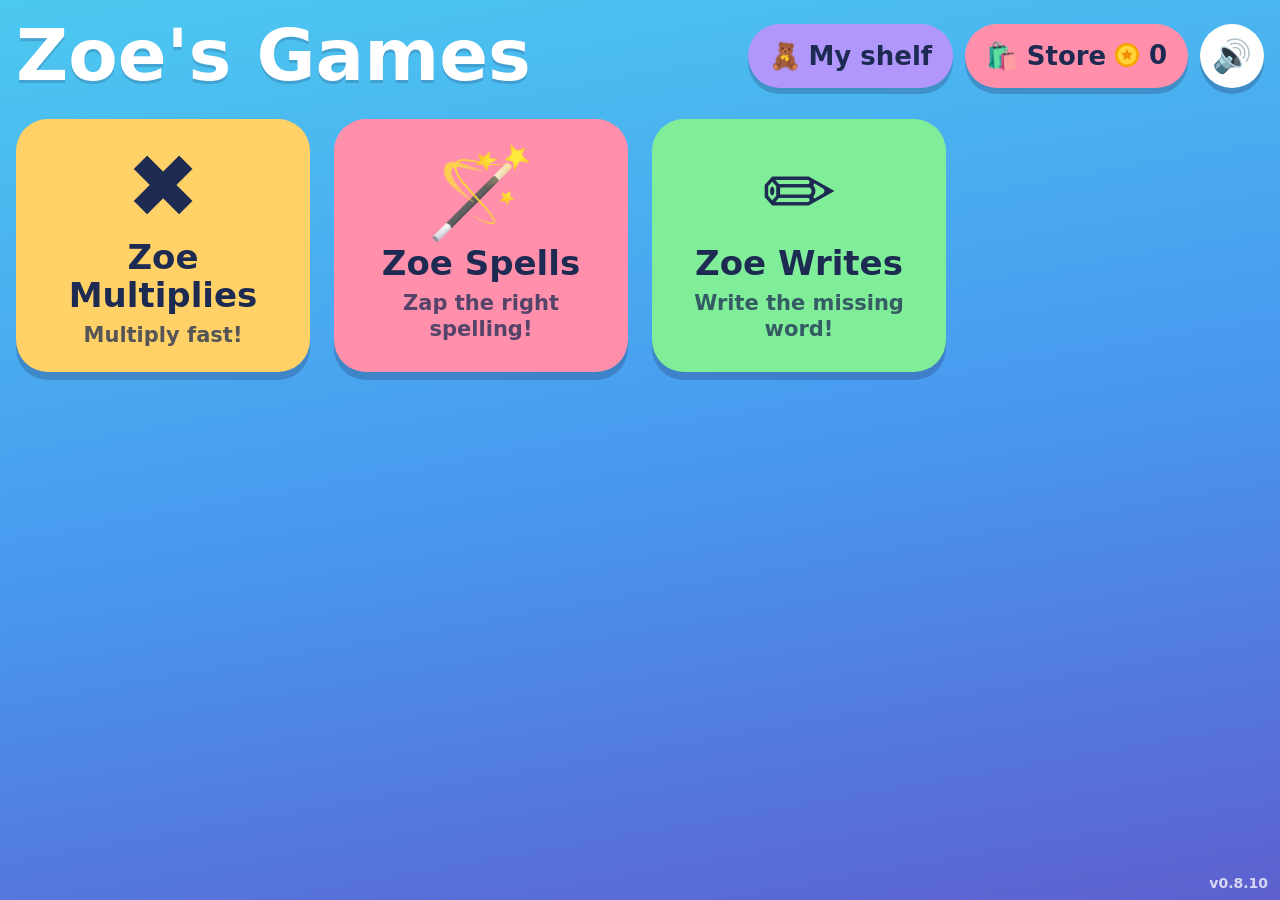
<file: index.html>
<!doctype html>
<html lang="en">
<head>
  <meta charset="utf-8">
  <meta name="viewport" content="width=device-width, initial-scale=1, viewport-fit=cover">
  <meta name="format-detection" content="telephone=no">
  <meta name="theme-color" content="#4cc9f0">
  <meta name="apple-mobile-web-app-capable" content="yes">
  <meta name="apple-mobile-web-app-status-bar-style" content="black-translucent">
  <meta name="apple-mobile-web-app-title" content="Zoe's Games">
  <title>Zoe's Games</title>
  <link rel="manifest" href="manifest.webmanifest">
  <link rel="apple-touch-icon" href="icons/apple-touch-icon.png">
  <link rel="icon" href="icons/icon-192.png">
  <link rel="stylesheet" href="shared/base.css?v=0.8.10">
  <style>
    .tiles {
      display: grid;
      grid-template-columns: repeat(auto-fill, minmax(280px, 1fr));
      gap: 24px;
      margin-top: 24px;
      padding-bottom: 24px;
    }

    .tile {
      display: flex;
      flex-direction: column;
      align-items: center;
      justify-content: center;
      gap: 8px;
      min-height: 230px;
      padding: 24px;
      border-radius: 32px;
      background: #ffd166;
      color: var(--ink);
      text-align: center;
      text-decoration: none;
      box-shadow: 0 8px 0 rgba(29, 43, 83, 0.25);
      touch-action: manipulation;
      transition: transform 0.08s ease, box-shadow 0.08s ease;
    }

    .tile:active {
      transform: translateY(6px);
      box-shadow: 0 2px 0 rgba(29, 43, 83, 0.25);
    }

    .tile:nth-child(6n + 2) { background: #ff8fab; }
    .tile:nth-child(6n + 3) { background: #80ed99; }
    .tile:nth-child(6n + 4) { background: #ffb86b; }
    .tile:nth-child(6n + 5) { background: #c3a6ff; }
    .tile:nth-child(6n + 6) { background: #72efdd; }

    .tile-emoji {
      font-size: 88px;
      line-height: 1;
    }

    .tile-title {
      font-size: 34px;
      font-weight: 800;
      line-height: 1.1;
    }

    .tile-text {
      font-size: 21px;
      opacity: 0.75;
    }

    .empty {
      display: flex;
      flex-direction: column;
      align-items: center;
      gap: 12px;
      margin: auto;
      font-size: 32px;
      font-weight: 800;
      text-align: center;
    }

    /* On narrow screens the shelf, store, and mute buttons wrap under the
       title. */
    .topbar {
      flex-wrap: wrap;
      row-gap: 12px;
    }

    .topbar-right {
      display: flex;
      flex-wrap: wrap;
      justify-content: flex-end;
      align-items: center;
      gap: 12px;
      margin-left: auto;
    }

    /* The way to the store, with the coins to spend there, and to the shelf
       of squishies bought there. */
    .store-button,
    .shelf-button {
      gap: 0.3em;
      padding: 0 0.8em;
      background: #ff8fab;
      font-size: 26px;
      white-space: nowrap;
    }

    .shelf-button {
      background: #b197fc;
    }

    /* Phone-sized screens: just the bear, so the three buttons fit in a row. */
    @media (max-width: 500px) {
      .shelf-button {
        padding: 0;
      }

      .shelf-label {
        display: none;
      }
    }

    .version {
      position: fixed;
      right: calc(12px + env(safe-area-inset-right, 0px));
      bottom: calc(8px + env(safe-area-inset-bottom, 0px));
      font-size: 14px;
      opacity: 0.75;
      pointer-events: none;
    }
  </style>
</head>
<body ontouchstart="">
  <main class="page">
    <header class="topbar">
      <h1>Zoe's Games</h1>
      <div class="topbar-right">
        <a class="btn shelf-button" href="store/shelf.html" aria-label="My shelf">🧸<span class="shelf-label">My shelf</span></a>
        <a class="btn store-button" href="store/">🛍️ Store <span id="coins"></span></a>
        <button type="button" class="btn btn-icon" id="mute" aria-label="Mute"></button>
      </div>
    </header>
    <div class="tiles" id="tiles"></div>
    <div class="card empty" id="empty" hidden>
      <div class="big-emoji">🌟</div>
      <p>New games are on the way!</p>
    </div>
  </main>
  <p class="version" id="version"></p>

  <script type="module">
    import { games } from './games.js?v=0.8.10';
    import { VERSION } from './version.js?v=0.8.10';
    import * as sound from './shared/sound.js?v=0.8.10';
    import * as coins from './shared/coins.js?v=0.8.10';

    const tiles = document.getElementById('tiles');
    games.forEach(function (game) {
      const tile = document.createElement('a');
      tile.className = 'tile';
      tile.setAttribute('href', game.id + '/');
      [['tile-emoji', game.emoji], ['tile-title', game.title], ['tile-text', game.description]]
        .forEach(function (part) {
          const span = document.createElement('span');
          span.className = part[0];
          span.textContent = part[1];
          tile.appendChild(span);
        });
      tiles.appendChild(tile);
    });
    document.getElementById('empty').hidden = games.length > 0;

    const mute = document.getElementById('mute');
    function showMute() {
      const muted = sound.isMuted();
      mute.textContent = muted ? '🔇' : '🔊';
      mute.setAttribute('aria-pressed', String(muted));
    }
    mute.addEventListener('click', function () {
      sound.setMuted(!sound.isMuted());
      showMute();
      if (!sound.isMuted()) {
        sound.unlock();
        sound.correct(); // so you hear that sound is back on
      }
    });
    showMute();

    document.getElementById('coins').innerHTML = coins.ICON + ' ' + coins.balance();
    document.getElementById('version').textContent = 'v' + VERSION;
  </script>
</body>
</html>
</file>
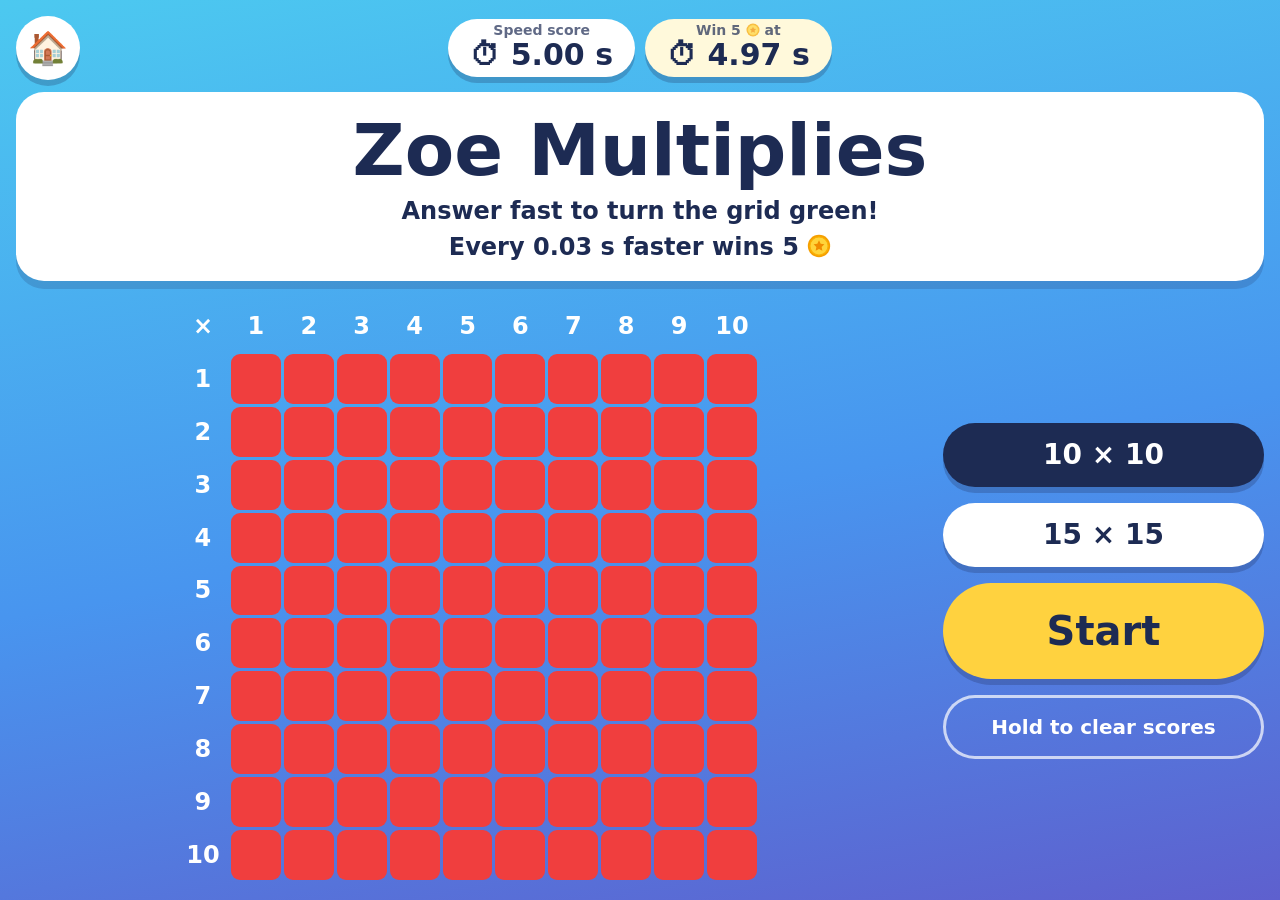
<file: 01-times-table/index.html>
<!doctype html>
<html lang="en">
<head>
  <meta charset="utf-8">
  <meta name="viewport" content="width=device-width, initial-scale=1, viewport-fit=cover">
  <meta name="format-detection" content="telephone=no">
  <meta name="theme-color" content="#4cc9f0">
  <meta name="apple-mobile-web-app-capable" content="yes">
  <meta name="apple-mobile-web-app-status-bar-style" content="black-translucent">
  <meta name="apple-mobile-web-app-title" content="Zoe's Games">
  <title>Zoe Multiplies · Zoe's Games</title>
  <link rel="manifest" href="../manifest.webmanifest">
  <link rel="apple-touch-icon" href="../icons/apple-touch-icon.png">
  <link rel="icon" href="../icons/icon-192.png">
  <link rel="stylesheet" href="../shared/base.css?v=0.8.10">
  <style>
    /* The speed score: the geomean of every cell's score. Lower is better. */
    .speed {
      display: flex;
      flex-direction: column;
      align-items: center;
      padding: 4px 22px 6px;
      border-radius: 999px;
      background: var(--white);
      color: var(--ink);
      box-shadow: var(--shadow);
      line-height: 1.1;
      white-space: nowrap;
    }

    .speed-label {
      font-size: 14px;
      font-weight: 800;
      opacity: 0.7;
    }

    .speed-value {
      font-size: 30px;
      font-weight: 900;
    }

    .speed.is-record {
      background: var(--sun);
      animation: pop 0.5s ease;
    }

    /* The speed score and, beside it, the score that wins the next coins. */
    .scores {
      display: flex;
      gap: 10px;
    }

    .goal {
      background: #fff9db;
    }

    @media (max-width: 560px) {
      .speed {
        padding: 4px 12px 6px;
      }

      .speed-label {
        font-size: 12px;
      }

      .speed-value {
        font-size: 22px;
      }
    }

    /* Phones: small enough that Home, both pills, and Pause fit across. */
    @media (max-width: 430px) {
      .scores {
        gap: 6px;
      }

      .speed {
        padding: 3px 8px 5px;
      }

      .speed-label {
        font-size: 11px;
      }

      .speed-value {
        font-size: 18px;
      }
    }

    /* Shown only while playing; it keeps its space so the speed stays
       centered. */
    .pause-button {
      visibility: hidden;
    }

    .board {
      flex: 1;
      min-height: 0;
      display: flex;
      flex-direction: column;
      gap: 16px;
      margin-top: 12px;
    }

    .prompt {
      flex: none;
      height: clamp(140px, 21vmin, 190px);
      display: flex;
      align-items: center;
      justify-content: center;
      padding: 12px 24px;
      text-align: center;
    }

    .prompt h1 {
      text-shadow: none;
    }

    .intro,
    .playing {
      display: flex;
      flex-direction: column;
      align-items: center;
      gap: 6px;
    }

    .problem {
      display: flex;
      align-items: center;
      gap: 0.25em;
      font-size: clamp(44px, 8.5vmin, 100px);
      font-weight: 800;
      line-height: 1;
      white-space: nowrap;
    }

    .message {
      min-height: 1.3em;
      font-size: 26px;
      font-weight: 800;
    }

    .message.good { color: var(--good); }
    .message.oops { color: var(--oops); }
    .message.record { color: var(--violet); }

    /* The right answer, shown after a wrong one. */
    .keypad-display.is-reveal {
      border-color: var(--sun);
      background: #fff3bf;
      color: var(--ink);
    }

    .area {
      flex: 1;
      min-height: 0;
      display: flex;
      gap: 24px;
    }

    .grid-box {
      flex: 1;
      min-width: 0;
      min-height: 0;
      display: flex;
      align-items: center;
      justify-content: center;
      overflow: hidden;
    }

    /* game.js sets the rows, columns, size, and font size. */
    .grid {
      display: grid;
    }

    .label {
      display: flex;
      align-items: center;
      justify-content: center;
      font-weight: 800;
    }

    .cell {
      border-radius: 18%;
    }

    .cell.is-current {
      position: relative;
      box-shadow: 0 0 0 3px var(--ink);
    }

    /* While paused, don't give away which problem is waiting. */
    .grid.is-paused .cell.is-current {
      box-shadow: none;
    }

    .cell.is-updated {
      animation: pop 0.35s ease;
    }

    /* Just turned green: a big pop with a white ring. */
    .cell.is-crowned {
      position: relative;
      z-index: 2;
      animation: crown 0.7s ease;
    }

    @keyframes crown {
      30% {
        transform: scale(1.7);
        box-shadow: 0 0 0 4px var(--white);
      }
    }

    /* As wide as the keypad: three keys and two gaps. */
    .side {
      flex: none;
      width: calc(var(--key) * 3 + 24px);
      display: flex;
      flex-direction: column;
      justify-content: center;
    }

    .setup {
      display: flex;
      flex-direction: column;
      gap: 16px;
    }

    .setup .btn,
    .resume-button {
      width: 100%;
    }

    .size-button[aria-pressed="true"] {
      background: var(--ink);
      color: var(--white);
    }

    /* Clearing takes a 1.5 s hold, so a stray tap can't wipe the scores. */
    .clear-button,
    .clear-button:active {
      position: relative;
      overflow: hidden;
      background: transparent;
      color: var(--white);
      box-shadow: inset 0 0 0 3px rgba(255, 255, 255, 0.7);
      font-size: 20px;
      touch-action: none;
    }

    .clear-fill {
      position: absolute;
      top: 0;
      bottom: 0;
      left: 0;
      width: 0;
      background: rgba(240, 62, 62, 0.85);
    }

    .clear-button.is-holding .clear-fill {
      width: 100%;
      transition: width 1.5s linear;
    }

    .clear-label {
      position: relative;
    }

    /* Portrait has height to spare: a bigger problem, sized to the width. */
    @media (orientation: portrait) {
      .prompt {
        height: clamp(150px, 20vh, 230px);
      }

      .problem {
        font-size: clamp(44px, 12vw, 100px);
      }
    }
  </style>
</head>
<body ontouchstart="">
  <div class="page fit">
    <header class="topbar">
      <a class="btn btn-icon" href="../" aria-label="Home">🏠</a>
      <div class="scores">
        <div class="speed" id="speed-box">
          <span class="speed-label">Speed score</span>
          <span class="speed-value" id="speed"></span>
        </div>
        <div class="speed goal" id="goal-box">
          <span class="speed-label" id="goal-label"></span>
          <span class="speed-value" id="goal"></span>
        </div>
      </div>
      <button type="button" class="btn btn-icon pause-button" id="pause-button" aria-label="Pause">⏸️</button>
    </header>

    <main class="board">
      <div class="card prompt">
        <div class="intro" id="intro">
          <h1>Zoe Multiplies</h1>
          <p>Answer fast to turn the grid green!</p>
          <p id="record-pay"></p>
        </div>
        <div class="intro" id="paused" hidden>
          <h1>Paused</h1>
          <p>The clock is stopped. Tap Resume when you're ready.</p>
        </div>
        <div class="playing" id="playing" hidden>
          <div class="problem"><span id="question"></span><span id="answer"></span></div>
          <p class="message" id="message"></p>
        </div>
      </div>

      <div class="area">
        <div class="grid-box" id="grid-box">
          <div class="grid" id="grid" aria-hidden="true"></div>
        </div>
        <div class="side">
          <div class="setup" id="setup">
            <button type="button" class="btn btn-white size-button" data-size="10">10 × 10</button>
            <button type="button" class="btn btn-white size-button" data-size="15">15 × 15</button>
            <button type="button" class="btn btn-big" id="start-button">Start</button>
            <button type="button" class="btn clear-button" id="clear-button">
              <span class="clear-fill"></span>
              <span class="clear-label" id="clear-label">Hold to clear scores</span>
            </button>
          </div>
          <div id="keypad" hidden></div>
          <button type="button" class="btn btn-big resume-button" id="resume-button" hidden>Resume</button>
        </div>
      </div>
    </main>
  </div>

  <script type="module" src="game.js?v=0.8.10"></script>
</body>
</html>
</file>
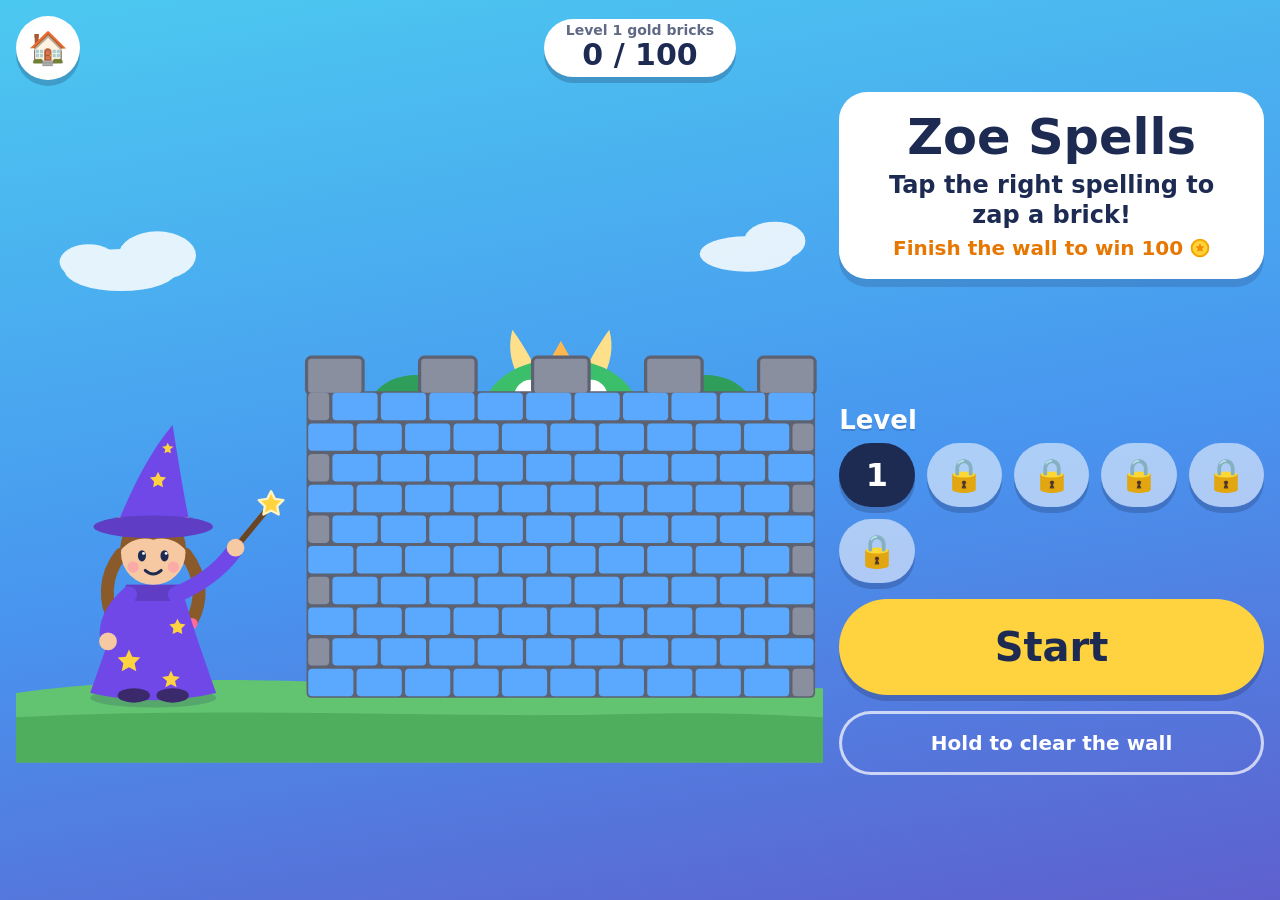
<file: 02-spelling/index.html>
<!doctype html>
<html lang="en">
<head>
  <meta charset="utf-8">
  <meta name="viewport" content="width=device-width, initial-scale=1, viewport-fit=cover">
  <meta name="format-detection" content="telephone=no">
  <meta name="theme-color" content="#4cc9f0">
  <meta name="apple-mobile-web-app-capable" content="yes">
  <meta name="apple-mobile-web-app-status-bar-style" content="black-translucent">
  <meta name="apple-mobile-web-app-title" content="Zoe's Games">
  <title>Zoe Spells · Zoe's Games</title>
  <link rel="manifest" href="../manifest.webmanifest">
  <link rel="apple-touch-icon" href="../icons/apple-touch-icon.png">
  <link rel="icon" href="../icons/icon-192.png">
  <link rel="stylesheet" href="../shared/base.css?v=0.8.10">
  <style>
    /* Gold-brick count, in the middle of the top bar. */
    .tally {
      display: flex;
      flex-direction: column;
      align-items: center;
      padding: 4px 22px 6px;
      border-radius: 999px;
      background: var(--white);
      color: var(--ink);
      box-shadow: var(--shadow);
      line-height: 1.1;
      white-space: nowrap;
    }

    .tally-label {
      font-size: 14px;
      font-weight: 800;
      opacity: 0.7;
    }

    .tally-value {
      font-size: 30px;
      font-weight: 900;
    }

    /* As wide as the Home button, so the tally stays centered. */
    .topbar-balance {
      width: var(--tap);
    }

    .board {
      flex: 1;
      min-height: 0;
      display: grid;
      grid-template-rows: auto minmax(0, 1fr) auto;
      grid-template-areas: "prompt" "scene" "panel";
      gap: 16px;
      margin-top: 12px;
    }

    @media (orientation: landscape) {
      .board {
        grid-template-columns: minmax(0, 1.9fr) minmax(0, 1fr);
        grid-template-rows: auto minmax(0, 1fr);
        grid-template-areas: "scene prompt" "scene panel";
      }
    }

    .scene {
      grid-area: scene;
      min-width: 0;
      min-height: 0;
    }

    .scene svg {
      display: block;
      width: 100%;
      height: 100%;
    }

    .prompt {
      grid-area: prompt;
      position: relative;
      display: flex;
      align-items: center;
      justify-content: center;
      min-height: 150px;
      padding: 18px 24px;
      text-align: center;
    }

    /* Room for the Say it again button. */
    .prompt.is-playing {
      padding-right: 84px;
    }

    .prompt h1 {
      font-size: clamp(36px, 5.5vmin, 64px);
      text-shadow: none;
    }

    .intro {
      display: flex;
      flex-direction: column;
      align-items: center;
      gap: 6px;
    }

    .prize {
      font-size: 20px;
      font-weight: 800;
      color: #e67700;
    }

    .sentence {
      font-size: clamp(26px, 4.4vmin, 42px);
      font-weight: 800;
      line-height: 1.35;
    }

    /* The gap in the sentence; it shows the right word once answered. */
    .gap {
      display: inline-block;
      min-width: 3.2em;
      padding: 0 0.15em;
      border-bottom: 0.12em solid var(--ink);
      border-radius: 0.1em;
      line-height: 1.1;
    }

    .gap.is-filled {
      border-bottom-color: var(--good);
      background: var(--good-bg);
      color: var(--good);
    }

    .say-again {
      position: absolute;
      top: 50%;
      right: 12px;
      margin-top: calc(var(--tap) / -2);
      box-shadow: inset 0 0 0 3px #d6ddf5;
    }

    .panel {
      grid-area: panel;
      display: flex;
      flex-direction: column;
      justify-content: center;
    }

    .setup {
      display: flex;
      flex-direction: column;
      gap: 16px;
    }

    .setup .btn {
      width: 100%;
    }

    .level-picker {
      display: flex;
      align-items: center;
      gap: 12px;
    }

    /* As many columns as fit at 64px or more; more levels wrap to a new row. */
    .level-buttons {
      flex: 1;
      display: grid;
      grid-template-columns: repeat(auto-fit, minmax(64px, 1fr));
      gap: 12px;
    }

    /* The side column is narrow in landscape: the caption goes on top. */
    @media (orientation: landscape) {
      .level-picker {
        flex-direction: column;
        align-items: stretch;
        gap: 6px;
      }
    }

    .level-caption {
      font-size: 26px;
      font-weight: 800;
      text-shadow: 0 2px 0 rgba(29, 43, 83, 0.2);
    }

    .setup .level-button {
      width: auto;
      min-width: 0;
      padding: 0;
      font-size: 32px;
    }

    .level-button[aria-pressed="true"] {
      background: var(--ink);
      color: var(--white);
    }

    /* Not open yet: tapping it explains how to open it. */
    .level-button.is-locked {
      background: rgba(255, 255, 255, 0.55);
      color: #59627d;
    }

    .level-button.is-nudged {
      animation: wiggle 0.45s ease;
    }

    .choices {
      display: grid;
      grid-template-columns: 1fr 1fr;
      gap: 14px;
    }

    @media (orientation: landscape) {
      .choices {
        grid-template-columns: 1fr;
      }
    }

    .choice {
      min-height: 84px;
      border-radius: 22px;
      background: var(--white);
      font-size: clamp(28px, 4.6vmin, 44px);
    }

    .choice.is-right {
      background: var(--good-bg);
      color: var(--good);
      box-shadow: 0 0 0 5px var(--good), var(--shadow);
    }

    .choice.is-wrong {
      background: var(--oops-bg);
      color: var(--oops);
      animation: wiggle 0.45s ease;
    }

    /* A wrong pick, crossed out so she tries the others. */
    .choice.is-out {
      background: #dfe4f2;
      color: #8a93ad;
      text-decoration: line-through;
      box-shadow: none;
    }

    /* Clearing takes a 1.5 s hold, so a stray tap can't wipe the wall. */
    .clear-button,
    .clear-button:active {
      position: relative;
      overflow: hidden;
      background: transparent;
      color: var(--white);
      box-shadow: inset 0 0 0 3px rgba(255, 255, 255, 0.7);
      font-size: 20px;
      touch-action: none;
    }

    .clear-fill {
      position: absolute;
      top: 0;
      bottom: 0;
      left: 0;
      width: 0;
      background: rgba(240, 62, 62, 0.85);
    }

    .clear-button.is-holding .clear-fill {
      width: 100%;
      transition: width 1.5s linear;
    }

    .clear-label {
      position: relative;
    }

    /* The scene. */

    .brick {
      transition: fill 0.3s ease;
      transform-box: fill-box;
      transform-origin: center;
    }

    .brick.glass {
      stroke: #5d6273;
      stroke-width: 4;
    }

    /* A see-through brick: a faint pane with a light edge. */
    .brick.glass.is-clear {
      stroke: rgba(255, 255, 255, 0.65);
      stroke-width: 2;
    }

    .brick.is-target {
      stroke: var(--white);
      stroke-width: 5;
    }

    .brick.is-hit {
      animation: brick-pop 0.4s ease;
    }

    .brick.is-gold {
      animation: brick-gold 0.8s ease;
    }

    @keyframes brick-pop {
      40% {
        transform: scale(1.18);
      }
    }

    @keyframes brick-gold {
      30% {
        transform: scale(1.4);
      }
    }

    .bolt {
      fill: none;
      stroke-linecap: round;
      stroke-linejoin: round;
      animation: bolt 0.5s ease-out forwards;
    }

    @keyframes bolt {
      0%, 30% {
        opacity: 1;
      }
      40% {
        opacity: 0.4;
      }
      50% {
        opacity: 1;
      }
      100% {
        opacity: 0;
      }
    }

    #wand-star {
      transform-box: fill-box;
      transform-origin: center;
    }

    #wand-star.is-casting {
      animation: cast 0.4s ease;
    }

    @keyframes cast {
      40% {
        transform: scale(1.8) rotate(36deg);
      }
    }

    /* The dragon waits behind the wall with its horns showing, peeks over
       now and then, and flies away when every brick is gold. */
    #dragon {
      transform: translateY(120px);
    }

    #dragon.is-peeking {
      animation: peek 2.6s ease-in-out;
    }

    @keyframes peek {
      25%, 75% {
        transform: translateY(0);
      }
    }

    #dragon.is-leaving {
      animation: fly-away 2.4s ease-in forwards;
    }

    @keyframes fly-away {
      0% {
        transform: translateY(120px);
      }
      30% {
        transform: translateY(-20px);
      }
      100% {
        transform: translate(520px, -620px) rotate(25deg);
        opacity: 0;
      }
    }

    #dragon.is-gone {
      display: none;
    }

    /* Dragons puff from their nostrils when they peek over: snowflakes for
       the ice dragon, sparkles for the rainbow dragon, bubbles for the sea
       dragon, smoke and embers for the fire dragon. */
    .puff {
      opacity: 0;
      transform-box: fill-box;
      transform-origin: center;
    }

    /* Out of the nostrils and away to each side, clear of the eyes. */
    #dragon.is-peeking .puff-left {
      animation: puff-left 2.6s ease-out;
    }

    #dragon.is-peeking .puff-right {
      animation: puff-right 2.6s ease-out;
    }

    @keyframes puff-left {
      0%, 30% {
        opacity: 0;
        transform: translate(0, 0) scale(0.4);
      }
      42% {
        opacity: 1;
        transform: translate(-24px, -2px) scale(0.9);
      }
      78% {
        opacity: 0.9;
        transform: translate(-84px, -16px) scale(1.15);
      }
      100% {
        opacity: 0;
        transform: translate(-112px, -26px) scale(1.25);
      }
    }

    @keyframes puff-right {
      0%, 30% {
        opacity: 0;
        transform: translate(0, 0) scale(0.4);
      }
      42% {
        opacity: 1;
        transform: translate(24px, -2px) scale(0.9);
      }
      78% {
        opacity: 0.9;
        transform: translate(84px, -16px) scale(1.15);
      }
      100% {
        opacity: 0;
        transform: translate(112px, -26px) scale(1.25);
      }
    }
  </style>
</head>
<body ontouchstart="">
  <div class="page fit">
    <header class="topbar">
      <a class="btn btn-icon" href="../" aria-label="Home">🏠</a>
      <div class="tally">
        <span class="tally-label" id="tally-label">Gold bricks</span>
        <span class="tally-value" id="tally"></span>
      </div>
      <div class="topbar-balance"></div>
    </header>

    <main class="board">
      <div class="card prompt" id="prompt">
        <div class="intro" id="intro">
          <h1>Zoe Spells</h1>
          <p id="intro-text">Tap the right spelling to zap a brick!</p>
          <p class="prize" id="prize"></p>
        </div>
        <p class="sentence" id="sentence" hidden></p>
        <button type="button" class="btn btn-icon say-again" id="say-again" aria-label="Say it again" hidden>🔊</button>
      </div>

      <div class="scene">
        <svg id="scene" viewBox="0 120 1000 680" preserveAspectRatio="xMidYMid meet" aria-hidden="true">
          <defs>
            <!-- The rainbow dragon's wings: six bands, top to bottom. -->
            <linearGradient id="rainbow" x1="0" y1="0" x2="0" y2="1">
              <stop offset="0.000" stop-color="#ff6b6b"/><stop offset="0.167" stop-color="#ff6b6b"/>
              <stop offset="0.167" stop-color="#ffa94d"/><stop offset="0.333" stop-color="#ffa94d"/>
              <stop offset="0.333" stop-color="#ffd43b"/><stop offset="0.500" stop-color="#ffd43b"/>
              <stop offset="0.500" stop-color="#69db7c"/><stop offset="0.667" stop-color="#69db7c"/>
              <stop offset="0.667" stop-color="#4dabf7"/><stop offset="0.833" stop-color="#4dabf7"/>
              <stop offset="0.833" stop-color="#9775fa"/><stop offset="1.000" stop-color="#9775fa"/>
            </linearGradient>
          </defs>
          <g fill="#ffffff" opacity="0.85">
            <ellipse cx="130" cy="190" rx="70" ry="26"/>
            <ellipse cx="175" cy="172" rx="48" ry="30"/>
            <ellipse cx="90" cy="180" rx="36" ry="22"/>
            <ellipse cx="905" cy="170" rx="58" ry="22"/>
            <ellipse cx="940" cy="154" rx="38" ry="24"/>
          </g>
          <path id="hill-back" d="M0,714 C220,684 420,704 620,710 C780,716 900,704 1000,708 L1000,800 L0,800 Z" fill="#62c370"/>
          <path id="hill-front" d="M0,744 C260,730 520,746 760,740 C880,737 950,742 1000,744 L1000,800 L0,800 Z" fill="#4fae5d"/>

          <g id="dragon">
            <g id="dragon-1" transform="translate(675 336)">
              <path d="M-80,-92 C-150,-152 -210,-142 -232,-112 C-202,-112 -192,-82 -162,-82 C-150,-62 -120,-62 -90,-62 Z" fill="#2f9e5b"/>
              <path d="M80,-92 C150,-152 210,-142 232,-112 C202,-112 192,-82 162,-82 C150,-62 120,-62 90,-62 Z" fill="#2f9e5b"/>
              <path d="M-50,-128 C-62,-150 -66,-170 -60,-192 C-44,-170 -34,-150 -28,-138 Z" fill="#ffe08a"/>
              <path d="M50,-128 C62,-150 66,-170 60,-192 C44,-170 34,-150 28,-138 Z" fill="#ffe08a"/>
              <path d="M-16,-150 L0,-178 L16,-150 Z" fill="#ffb84d"/>
              <ellipse cx="0" cy="-90" rx="96" ry="66" fill="#3cbf6a"/>
              <ellipse cx="0" cy="-52" rx="60" ry="34" fill="#8fe3a8"/>
              <ellipse cx="-18" cy="-58" rx="7" ry="5" fill="#1f7a43"/>
              <ellipse cx="18" cy="-58" rx="7" ry="5" fill="#1f7a43"/>
              <ellipse cx="-38" cy="-108" rx="20" ry="22" fill="#ffffff"/>
              <ellipse cx="38" cy="-108" rx="20" ry="22" fill="#ffffff"/>
              <circle cx="-34" cy="-104" r="10" fill="#1d2b53"/>
              <circle cx="42" cy="-104" r="10" fill="#1d2b53"/>
              <circle cx="-31" cy="-108" r="3" fill="#ffffff"/>
              <circle cx="45" cy="-108" r="3" fill="#ffffff"/>
              <path d="M-22,-34 Q0,-24 22,-34" stroke="#1f7a43" stroke-width="4" stroke-linecap="round" fill="none"/>
            </g>
            <g id="dragon-2" transform="translate(675 336)" display="none">
              <path d="M-78,-96 C-140,-160 -200,-156 -236,-122 L-214,-112 L-206,-92 L-186,-100 L-174,-78 L-152,-88 L-138,-66 L-116,-76 L-92,-62 Z" fill="#a5d8ff" stroke="#ffffff" stroke-width="3" stroke-linejoin="round"/>
              <path d="M78,-96 C140,-160 200,-156 236,-122 L214,-112 L206,-92 L186,-100 L174,-78 L152,-88 L138,-66 L116,-76 L92,-62 Z" fill="#a5d8ff" stroke="#ffffff" stroke-width="3" stroke-linejoin="round"/>
              <path d="M-46,-132 C-70,-160 -92,-182 -106,-210 C-80,-194 -56,-172 -26,-142 Z" fill="#f1f8ff" stroke="#74c0fc" stroke-width="3" stroke-linejoin="round"/>
              <path d="M46,-132 C70,-160 92,-182 106,-210 C80,-194 56,-172 26,-142 Z" fill="#f1f8ff" stroke="#74c0fc" stroke-width="3" stroke-linejoin="round"/>
              <path d="M-36,-146 L-28,-176 L-15,-150 L-4,-188 L7,-150 L20,-178 L30,-146 Z" fill="#ffffff" stroke="#a5d8ff" stroke-width="3" stroke-linejoin="round"/>
              <ellipse cx="0" cy="-90" rx="94" ry="68" fill="#74c0fc"/>
              <circle cx="-70" cy="-76" r="4" fill="#e7f5ff"/>
              <circle cx="-60" cy="-64" r="3" fill="#e7f5ff"/>
              <circle cx="-76" cy="-62" r="2.5" fill="#e7f5ff"/>
              <circle cx="70" cy="-76" r="4" fill="#e7f5ff"/>
              <circle cx="60" cy="-64" r="3" fill="#e7f5ff"/>
              <circle cx="76" cy="-62" r="2.5" fill="#e7f5ff"/>
              <ellipse cx="0" cy="-50" rx="58" ry="34" fill="#e7f5ff"/>
              <ellipse cx="-18" cy="-56" rx="7" ry="5" fill="#1971c2"/>
              <ellipse cx="18" cy="-56" rx="7" ry="5" fill="#1971c2"/>
              <ellipse cx="-38" cy="-108" rx="21" ry="23" fill="#ffffff"/>
              <ellipse cx="38" cy="-108" rx="21" ry="23" fill="#ffffff"/>
              <circle cx="-35" cy="-104" r="11" fill="#228be6"/>
              <circle cx="41" cy="-104" r="11" fill="#228be6"/>
              <circle cx="-35" cy="-104" r="5.5" fill="#1d2b53"/>
              <circle cx="41" cy="-104" r="5.5" fill="#1d2b53"/>
              <circle cx="-31" cy="-109" r="3.5" fill="#ffffff"/>
              <circle cx="45" cy="-109" r="3.5" fill="#ffffff"/>
              <path d="M-22,-32 Q0,-20 22,-32" stroke="#1971c2" stroke-width="4" stroke-linecap="round" fill="none"/>
              <path d="M8,-27 L12,-17 L16,-28 Z" fill="#ffffff"/>
              <g class="puff puff-left" stroke-linecap="round" fill="none">
                <path d="M-34,-65 L-34,-35 M-47.0,-57.5 L-21.0,-42.5 M-47.0,-42.5 L-21.0,-57.5 M-58,-41 L-58,-19 M-67.5,-35.5 L-48.5,-24.5 M-67.5,-24.5 L-48.5,-35.5" stroke="#4dabf7" stroke-width="8.5"/>
                <path d="M-34,-65 L-34,-35 M-47.0,-57.5 L-21.0,-42.5 M-47.0,-42.5 L-21.0,-57.5 M-58,-41 L-58,-19 M-67.5,-35.5 L-48.5,-24.5 M-67.5,-24.5 L-48.5,-35.5" stroke="#ffffff" stroke-width="4.5"/>
              </g>
              <g class="puff puff-right" stroke-linecap="round" fill="none">
                <path d="M34,-67 L34,-37 M21.0,-59.5 L47.0,-44.5 M21.0,-44.5 L47.0,-59.5 M58,-43 L58,-21 M48.5,-37.5 L67.5,-26.5 M48.5,-26.5 L67.5,-37.5" stroke="#4dabf7" stroke-width="8.5"/>
                <path d="M34,-67 L34,-37 M21.0,-59.5 L47.0,-44.5 M21.0,-44.5 L47.0,-59.5 M58,-43 L58,-21 M48.5,-37.5 L67.5,-26.5 M48.5,-26.5 L67.5,-37.5" stroke="#ffffff" stroke-width="4.5"/>
              </g>
            </g>
            <g id="dragon-2a" transform="translate(675 336)" display="none">
              <path d="M-80,-92 C-150,-152 -210,-142 -232,-112 C-202,-112 -192,-82 -162,-82 C-150,-62 -120,-62 -90,-62 Z" fill="url(#rainbow)" stroke="#ffffff" stroke-width="3" stroke-linejoin="round"/>
              <path d="M80,-92 C150,-152 210,-142 232,-112 C202,-112 192,-82 162,-82 C150,-62 120,-62 90,-62 Z" fill="url(#rainbow)" stroke="#ffffff" stroke-width="3" stroke-linejoin="round"/>
              <path d="M-50,-128 C-62,-150 -66,-170 -60,-192 C-44,-170 -34,-150 -28,-138 Z" fill="#ffd43b"/>
              <path d="M50,-128 C62,-150 66,-170 60,-192 C44,-170 34,-150 28,-138 Z" fill="#ffd43b"/>
              <path d="M-32,-147 L-21,-170 L-10,-150 Z" fill="#ff6b6b"/>
              <path d="M-10,-150 L0,-180 L10,-150 Z" fill="#ffd43b"/>
              <path d="M10,-150 L21,-170 L32,-147 Z" fill="#4dabf7"/>
              <ellipse cx="0" cy="-90" rx="96" ry="66" fill="#cc5de8"/>
              <circle cx="-70" cy="-76" r="4" fill="#f3d9fa"/>
              <circle cx="-60" cy="-64" r="3" fill="#f3d9fa"/>
              <circle cx="-76" cy="-62" r="2.5" fill="#f3d9fa"/>
              <circle cx="70" cy="-76" r="4" fill="#f3d9fa"/>
              <circle cx="60" cy="-64" r="3" fill="#f3d9fa"/>
              <circle cx="76" cy="-62" r="2.5" fill="#f3d9fa"/>
              <ellipse cx="0" cy="-50" rx="60" ry="34" fill="#f3d9fa"/>
              <ellipse cx="-18" cy="-56" rx="7" ry="5" fill="#862e9c"/>
              <ellipse cx="18" cy="-56" rx="7" ry="5" fill="#862e9c"/>
              <ellipse cx="-38" cy="-108" rx="21" ry="23" fill="#ffffff"/>
              <ellipse cx="38" cy="-108" rx="21" ry="23" fill="#ffffff"/>
              <circle cx="-35" cy="-104" r="11" fill="#339af0"/>
              <circle cx="41" cy="-104" r="11" fill="#339af0"/>
              <circle cx="-35" cy="-104" r="5.5" fill="#1d2b53"/>
              <circle cx="41" cy="-104" r="5.5" fill="#1d2b53"/>
              <circle cx="-31" cy="-109" r="3.5" fill="#ffffff"/>
              <circle cx="45" cy="-109" r="3.5" fill="#ffffff"/>
              <path d="M-22,-32 Q0,-20 22,-32" stroke="#862e9c" stroke-width="4" stroke-linecap="round" fill="none"/>
              <g class="puff puff-left">
                <path d="M-34,-72 L-30.5,-61.5 L-20,-58 L-30.5,-54.5 L-34,-44 L-37.5,-54.5 L-48,-58 L-37.5,-61.5 Z" fill="#ffd43b"/><path d="M-54,-76 L-52,-70 L-46,-68 L-52,-66 L-54,-60 L-56,-66 L-62,-68 L-56,-70 Z" fill="#ff6b6b"/><path d="M-50,-44 L-48.5,-39.5 L-44,-38 L-48.5,-36.5 L-50,-32 L-51.5,-36.5 L-56,-38 L-51.5,-39.5 Z" fill="#4dabf7"/>
              </g>
              <g class="puff puff-right">
                <path d="M34,-72 L30.5,-61.5 L20,-58 L30.5,-54.5 L34,-44 L37.5,-54.5 L48,-58 L37.5,-61.5 Z" fill="#ffd43b"/><path d="M54,-76 L52,-70 L46,-68 L52,-66 L54,-60 L56,-66 L62,-68 L56,-70 Z" fill="#ff6b6b"/><path d="M50,-44 L48.5,-39.5 L44,-38 L48.5,-36.5 L50,-32 L51.5,-36.5 L56,-38 L51.5,-39.5 Z" fill="#4dabf7"/>
              </g>
            </g>
            <g id="dragon-2b" transform="translate(675 336)" display="none">
              <path d="M-78,-100 C-120,-150 -190,-170 -236,-140 Q-212,-130 -220,-110 Q-194,-110 -194,-90 Q-168,-94 -164,-74 Q-140,-82 -130,-62 Q-108,-70 -92,-60 Z" fill="#38d9a9" stroke="#0ca678" stroke-width="3" stroke-linejoin="round"/>
              <path d="M78,-100 C120,-150 190,-170 236,-140 Q212,-130 220,-110 Q194,-110 194,-90 Q168,-94 164,-74 Q140,-82 130,-62 Q108,-70 92,-60 Z" fill="#38d9a9" stroke="#0ca678" stroke-width="3" stroke-linejoin="round"/>
              <path d="M-88,-92 L-230,-138 M-88,-89 L-216,-112 M-88,-86 L-190,-92 M-88,-83 L-160,-76 M-90,-79 L-128,-64 M88,-92 L230,-138 M88,-89 L216,-112 M88,-86 L190,-92 M88,-83 L160,-76 M90,-79 L128,-64" stroke="#0ca678" stroke-width="2.5" stroke-linecap="round" fill="none" opacity="0.7"/>
              <path d="M-46,-140 C-70,-168 -96,-184 -122,-180 Q-104,-168 -108,-152 Q-88,-154 -84,-138 Q-68,-142 -60,-126 Z" fill="#63e6be" stroke="#0ca678" stroke-width="3" stroke-linejoin="round"/>
              <path d="M46,-140 C70,-168 96,-184 122,-180 Q104,-168 108,-152 Q88,-154 84,-138 Q68,-142 60,-126 Z" fill="#63e6be" stroke="#0ca678" stroke-width="3" stroke-linejoin="round"/>
              <path d="M-34,-148 Q-30,-170 -18,-182 Q-10,-166 0,-188 Q10,-166 18,-182 Q30,-170 34,-148 Z" fill="#96f2d7" stroke="#0ca678" stroke-width="3" stroke-linejoin="round"/>
              <ellipse cx="0" cy="-90" rx="96" ry="66" fill="#12b886"/>
              <circle cx="-70" cy="-76" r="4" fill="#63e6be"/>
              <circle cx="-60" cy="-64" r="3" fill="#63e6be"/>
              <circle cx="-76" cy="-62" r="2.5" fill="#63e6be"/>
              <circle cx="70" cy="-76" r="4" fill="#63e6be"/>
              <circle cx="60" cy="-64" r="3" fill="#63e6be"/>
              <circle cx="76" cy="-62" r="2.5" fill="#63e6be"/>
              <ellipse cx="0" cy="-50" rx="60" ry="34" fill="#c3fae8"/>
              <ellipse cx="-18" cy="-56" rx="7" ry="5" fill="#087f5b"/>
              <ellipse cx="18" cy="-56" rx="7" ry="5" fill="#087f5b"/>
              <ellipse cx="-38" cy="-108" rx="21" ry="23" fill="#ffffff"/>
              <ellipse cx="38" cy="-108" rx="21" ry="23" fill="#ffffff"/>
              <circle cx="-35" cy="-104" r="11" fill="#1098ad"/>
              <circle cx="41" cy="-104" r="11" fill="#1098ad"/>
              <circle cx="-35" cy="-104" r="5.5" fill="#1d2b53"/>
              <circle cx="41" cy="-104" r="5.5" fill="#1d2b53"/>
              <circle cx="-31" cy="-109" r="3.5" fill="#ffffff"/>
              <circle cx="45" cy="-109" r="3.5" fill="#ffffff"/>
              <path d="M-22,-32 Q0,-20 22,-32" stroke="#087f5b" stroke-width="4" stroke-linecap="round" fill="none"/>
              <g class="puff puff-left" fill="rgba(255, 255, 255, 0.4)" stroke="#e3fafc" stroke-width="3">
                <circle cx="-34" cy="-60" r="10"/><circle cx="-50" cy="-72" r="7"/><circle cx="-52" cy="-50" r="5"/>
              </g>
              <g class="puff puff-right" fill="rgba(255, 255, 255, 0.4)" stroke="#e3fafc" stroke-width="3">
                <circle cx="34" cy="-60" r="10"/><circle cx="50" cy="-72" r="7"/><circle cx="52" cy="-50" r="5"/>
              </g>
            </g>
            <g id="dragon-3" transform="translate(675 336)" display="none">
              <path d="M-80,-94 C-150,-172 -216,-164 -242,-118 C-216,-124 -206,-102 -184,-104 C-178,-84 -152,-80 -138,-84 C-130,-68 -110,-64 -92,-62 Z" fill="#c92a2a"/>
              <path d="M80,-94 C150,-172 216,-164 242,-118 C216,-124 206,-102 184,-104 C178,-84 152,-80 138,-84 C130,-68 110,-64 92,-62 Z" fill="#c92a2a"/>
              <path d="M-90,-92 C-142,-148 -192,-146 -212,-122 C-192,-120 -186,-104 -170,-104 C-162,-90 -142,-88 -130,-90 C-122,-76 -106,-72 -96,-70 Z" fill="#ff922b"/>
              <path d="M90,-92 C142,-148 192,-146 212,-122 C192,-120 186,-104 170,-104 C162,-90 142,-88 130,-90 C122,-76 106,-72 96,-70 Z" fill="#ff922b"/>
              <path d="M-44,-136 C-60,-172 -90,-194 -122,-200 C-98,-178 -82,-158 -68,-128 Z" fill="#343a40"/>
              <path d="M44,-136 C60,-172 90,-194 122,-200 C98,-178 82,-158 68,-128 Z" fill="#343a40"/>
              <path d="M-32,-146 C-36,-170 -24,-182 -18,-198 C-12,-182 -6,-172 0,-160 C4,-178 14,-188 18,-204 C24,-186 32,-170 32,-146 Z" fill="#ffd43b" stroke="#f76707" stroke-width="3" stroke-linejoin="round"/>
              <ellipse cx="0" cy="-90" rx="96" ry="66" fill="#fa5252"/>
              <circle cx="-70" cy="-76" r="5" fill="#ff8787"/>
              <circle cx="-60" cy="-64" r="4" fill="#ff8787"/>
              <circle cx="-77" cy="-62" r="3" fill="#ff8787"/>
              <circle cx="70" cy="-76" r="5" fill="#ff8787"/>
              <circle cx="60" cy="-64" r="4" fill="#ff8787"/>
              <circle cx="77" cy="-62" r="3" fill="#ff8787"/>
              <ellipse cx="0" cy="-50" rx="60" ry="34" fill="#ffd8a8"/>
              <ellipse cx="-18" cy="-56" rx="7" ry="5" fill="#c92a2a"/>
              <ellipse cx="18" cy="-56" rx="7" ry="5" fill="#c92a2a"/>
              <ellipse cx="-38" cy="-106" rx="21" ry="22" fill="#ffffff"/>
              <ellipse cx="38" cy="-106" rx="21" ry="22" fill="#ffffff"/>
              <circle cx="-35" cy="-102" r="11" fill="#fab005"/>
              <circle cx="41" cy="-102" r="11" fill="#fab005"/>
              <circle cx="-35" cy="-102" r="5.5" fill="#1d2b53"/>
              <circle cx="41" cy="-102" r="5.5" fill="#1d2b53"/>
              <circle cx="-31" cy="-107" r="3.5" fill="#ffffff"/>
              <circle cx="45" cy="-107" r="3.5" fill="#ffffff"/>
              <path d="M-60,-134 Q-40,-146 -20,-136" stroke="#862e2e" stroke-width="6" stroke-linecap="round" fill="none"/>
              <path d="M60,-134 Q40,-146 20,-136" stroke="#862e2e" stroke-width="6" stroke-linecap="round" fill="none"/>
              <path d="M-24,-32 Q0,-18 24,-32" stroke="#a61e4d" stroke-width="4" stroke-linecap="round" fill="none"/>
              <path d="M-16,-28 L-12,-18 L-8,-27 Z" fill="#ffffff"/>
              <path d="M8,-27 L12,-18 L16,-28 Z" fill="#ffffff"/>
              <g class="puff puff-left">
                <g fill="#e9ecef" stroke="#adb5bd" stroke-width="2"><circle cx="-34" cy="-58" r="10"/><circle cx="-46" cy="-66" r="8"/><circle cx="-48" cy="-48" r="7"/></g>
                <g fill="#ff922b"><circle cx="-30" cy="-40" r="3.5"/><circle cx="-58" cy="-74" r="3"/></g>
              </g>
              <g class="puff puff-right">
                <g fill="#e9ecef" stroke="#adb5bd" stroke-width="2"><circle cx="34" cy="-58" r="10"/><circle cx="46" cy="-66" r="8"/><circle cx="48" cy="-48" r="7"/></g>
                <g fill="#ff922b"><circle cx="30" cy="-40" r="3.5"/><circle cx="58" cy="-74" r="3"/></g>
              </g>
            </g>
            <g id="dragon-4" transform="translate(675 336)" display="none">
              <path d="M-150,250 C-172,120 -112,-12 0,-22 C112,-12 172,120 150,250 Z" fill="#2b2140"/>
              <path d="M120,200 C200,212 252,150 232,96 C224,128 192,160 132,160 Z" fill="#2b2140"/>
              <path d="M-62,40 C-40,28 40,28 62,40 L52,240 L-52,240 Z" fill="#3a2d58"/>
              <path d="M-80,-94 C-150,-176 -222,-170 -246,-120 L-224,-118 L-232,-96 L-204,-104 L-206,-80 L-178,-90 L-170,-66 L-146,-80 L-130,-60 L-108,-74 L-92,-62 Z" fill="#3b2a63" stroke="#7048e8" stroke-width="3" stroke-linejoin="round"/>
              <path d="M80,-94 C150,-176 222,-170 246,-120 L224,-118 L232,-96 L204,-104 L206,-80 L178,-90 L170,-66 L146,-80 L130,-60 L108,-74 L92,-62 Z" fill="#3b2a63" stroke="#7048e8" stroke-width="3" stroke-linejoin="round"/>
              <path d="M-42,-138 C-50,-170 -66,-196 -88,-212 C-78,-186 -70,-160 -62,-130 Z" fill="#1e1530" stroke="#845ef7" stroke-width="2.5" stroke-linejoin="round"/>
              <path d="M42,-138 C50,-170 66,-196 88,-212 C78,-186 70,-160 62,-130 Z" fill="#1e1530" stroke="#845ef7" stroke-width="2.5" stroke-linejoin="round"/>
              <ellipse cx="0" cy="-90" rx="96" ry="66" fill="#2f2449"/>
              <circle cx="-38" cy="-104" r="31" fill="#b197fc" opacity="0.3"/>
              <circle cx="38" cy="-104" r="31" fill="#b197fc" opacity="0.3"/>
              <ellipse cx="-38" cy="-104" rx="20" ry="22" fill="#e5dbff"/>
              <ellipse cx="38" cy="-104" rx="20" ry="22" fill="#e5dbff"/>
              <circle cx="-35" cy="-100" r="9" fill="#7048e8"/>
              <circle cx="41" cy="-100" r="9" fill="#7048e8"/>
              <circle cx="-31" cy="-106" r="3.5" fill="#ffffff"/>
              <circle cx="45" cy="-106" r="3.5" fill="#ffffff"/>
              <ellipse cx="0" cy="-52" rx="58" ry="32" fill="#3d2f5c"/>
              <ellipse cx="-18" cy="-56" rx="6" ry="4.5" fill="#1e1530"/>
              <ellipse cx="18" cy="-56" rx="6" ry="4.5" fill="#1e1530"/>
              <path d="M-24,-34 Q0,-20 24,-34" stroke="#b197fc" stroke-width="4" stroke-linecap="round" fill="none"/>
              <g class="puff puff-left" fill="#7048e8" opacity="0.75"><circle cx="-34" cy="-56" r="11"/><circle cx="-50" cy="-66" r="8"/><circle cx="-52" cy="-46" r="7"/></g>
              <g class="puff puff-right" fill="#7048e8" opacity="0.75"><circle cx="34" cy="-56" r="11"/><circle cx="50" cy="-66" r="8"/><circle cx="52" cy="-46" r="7"/></g>
            </g>
          </g>

          <g id="wall"></g>

          <g id="wizard" transform="translate(170 720)">
            <ellipse cx="0" cy="0" rx="78" ry="12" fill="rgba(29,43,83,0.18)"/>
            <path d="M-40,-178 C-62,-150 -60,-118 -48,-96" stroke="#8a5a2b" stroke-width="16" stroke-linecap="round" fill="none"/>
            <path d="M40,-178 C62,-150 60,-118 48,-96" stroke="#8a5a2b" stroke-width="16" stroke-linecap="round" fill="none"/>
            <circle cx="-48" cy="-92" r="7" fill="#ff6b9d"/>
            <circle cx="48" cy="-92" r="7" fill="#ff6b9d"/>
            <path d="M-34,-140 C-48,-90 -66,-40 -78,-6 Q0,12 78,-6 C66,-40 48,-90 34,-140 Z" fill="#7048e8"/>
            <path d="M-34,-140 L34,-140 L22,-120 L-22,-120 Z" fill="#5f3dc4"/>
            <path d="M-30,-60 l4,9 10,1 -7,7 2,10 -9,-5 -9,5 2,-10 -7,-7 10,-1 Z" fill="#ffd23f"/>
            <path d="M22,-34 l3,7 8,1 -6,5 2,8 -7,-4 -7,4 2,-8 -6,-5 8,-1 Z" fill="#ffd23f"/>
            <path d="M30,-98 l3,6 7,1 -5,5 1,7 -6,-3 -6,3 1,-7 -5,-5 7,-1 Z" fill="#ffd23f"/>
            <ellipse cx="-24" cy="-3" rx="20" ry="9" fill="#3b2a6b"/>
            <ellipse cx="24" cy="-3" rx="20" ry="9" fill="#3b2a6b"/>
            <path d="M-30,-128 C-52,-108 -58,-90 -56,-74" stroke="#7048e8" stroke-width="20" stroke-linecap="round" fill="none"/>
            <circle cx="-56" cy="-70" r="11" fill="#f6c9a3"/>
            <path d="M28,-128 C58,-140 84,-160 100,-182" stroke="#7048e8" stroke-width="20" stroke-linecap="round" fill="none"/>
            <line x1="102" y1="-186" x2="140" y2="-232" stroke="#6b4423" stroke-width="7" stroke-linecap="round"/>
            <path id="wand-star" d="M146,-256 l4.7,9.5 10.5,1.5 -7.6,7.4 1.8,10.4 -9.4,-4.9 -9.4,4.9 1.8,-10.4 -7.6,-7.4 10.5,-1.5 Z" fill="#ffd23f" stroke="#fff3bf" stroke-width="3" stroke-linejoin="round"/>
            <circle cx="102" cy="-186" r="11" fill="#f6c9a3"/>
            <circle cx="0" cy="-180" r="40" fill="#f6c9a3"/>
            <path d="M-41,-182 C-40,-215 -18,-226 0,-226 C18,-226 40,-215 41,-182 C30,-196 14,-200 0,-196 C-14,-200 -30,-196 -41,-182 Z" fill="#8a5a2b"/>
            <ellipse cx="-14" cy="-176" rx="5" ry="7" fill="#1d2b53"/>
            <ellipse cx="14" cy="-176" rx="5" ry="7" fill="#1d2b53"/>
            <circle cx="-12" cy="-179" r="1.8" fill="#ffffff"/>
            <circle cx="16" cy="-179" r="1.8" fill="#ffffff"/>
            <circle cx="-25" cy="-162" r="7" fill="#ff8fab" opacity="0.55"/>
            <circle cx="25" cy="-162" r="7" fill="#ff8fab" opacity="0.55"/>
            <path d="M-10,-158 Q0,-149 10,-158" stroke="#1d2b53" stroke-width="3.5" stroke-linecap="round" fill="none"/>
            <path d="M-46,-212 C-30,-250 -8,-300 24,-338 C30,-300 38,-250 46,-212 Z" fill="#7048e8"/>
            <path d="M-44,-224 L44,-224 L46,-212 L-46,-212 Z" fill="#ffd23f"/>
            <ellipse cx="0" cy="-212" rx="74" ry="14" fill="#5f3dc4"/>
            <path d="M6,-280 l3,6 7,1 -5,5 1,7 -6,-3 -6,3 1,-7 -5,-5 7,-1 Z" fill="#ffd23f"/>
            <path d="M18,-316 l2,4 5,1 -4,3 1,5 -4,-2 -4,2 1,-5 -4,-3 5,-1 Z" fill="#ffd23f"/>
          </g>

          <g id="bolts"></g>
        </svg>
      </div>

      <div class="panel">
        <div class="setup" id="setup">
          <div class="level-picker">
            <span class="level-caption">Level</span>
            <div class="level-buttons">
              <button type="button" class="btn btn-white level-button" data-level="1">1</button>
              <button type="button" class="btn btn-white level-button" data-level="2">2</button>
              <button type="button" class="btn btn-white level-button" data-level="2a">2A</button>
              <button type="button" class="btn btn-white level-button" data-level="2b">2B</button>
              <button type="button" class="btn btn-white level-button" data-level="3">3</button>
              <button type="button" class="btn btn-white level-button" data-level="4">4</button>
            </div>
          </div>
          <button type="button" class="btn btn-big" id="start-button">Start</button>
          <button type="button" class="btn clear-button" id="clear-button">
            <span class="clear-fill"></span>
            <span class="clear-label" id="clear-label">Hold to clear the wall</span>
          </button>
        </div>
        <div class="choices" id="choices" hidden></div>
      </div>
    </main>
  </div>

  <script type="module" src="game.js?v=0.8.10"></script>
</body>
</html>
</file>
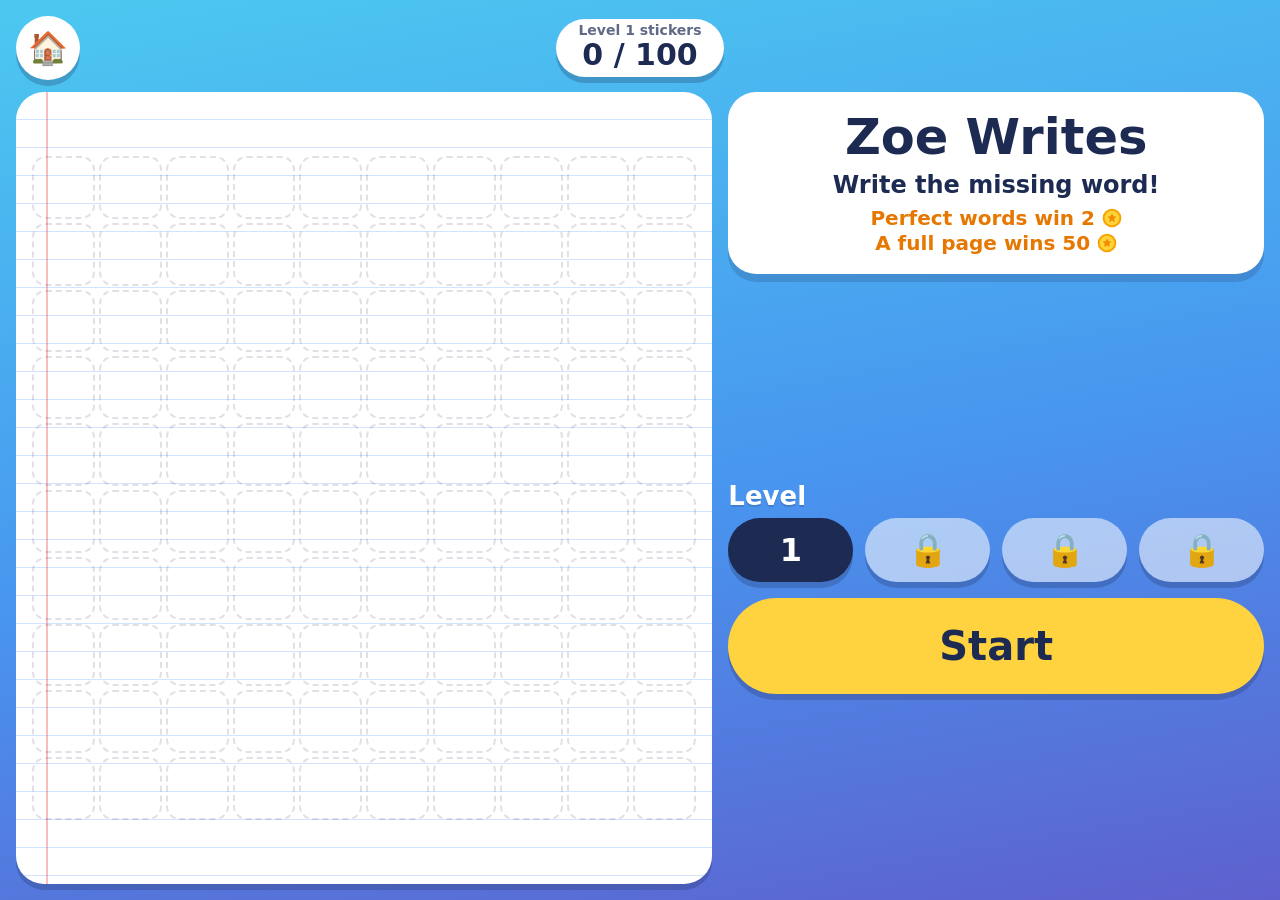
<file: 03-writing/index.html>
<!doctype html>
<html lang="en">
<head>
  <meta charset="utf-8">
  <meta name="viewport" content="width=device-width, initial-scale=1, viewport-fit=cover">
  <meta name="format-detection" content="telephone=no">
  <meta name="theme-color" content="#4cc9f0">
  <meta name="apple-mobile-web-app-capable" content="yes">
  <meta name="apple-mobile-web-app-status-bar-style" content="black-translucent">
  <meta name="apple-mobile-web-app-title" content="Zoe's Games">
  <title>Zoe Writes · Zoe's Games</title>
  <link rel="manifest" href="../manifest.webmanifest">
  <link rel="apple-touch-icon" href="../icons/apple-touch-icon.png">
  <link rel="icon" href="../icons/icon-192.png">
  <link rel="stylesheet" href="../shared/base.css?v=0.8.10">
  <style>
    /* Sticker count, in the middle of the top bar. */
    .tally {
      display: flex;
      flex-direction: column;
      align-items: center;
      padding: 4px 22px 6px;
      border-radius: 999px;
      background: var(--white);
      color: var(--ink);
      box-shadow: var(--shadow);
      line-height: 1.1;
      white-space: nowrap;
    }

    .tally-label {
      font-size: 14px;
      font-weight: 800;
      opacity: 0.7;
    }

    .tally-value {
      font-size: 30px;
      font-weight: 900;
    }

    /* As wide as the Home button, so the tally stays centered. */
    .topbar-balance {
      width: var(--tap);
    }

    .board {
      flex: 1;
      min-height: 0;
      display: flex;
      flex-direction: column;
      margin-top: 12px;
    }

    /* The start screen: the notebook page, with the title and the controls
       beside it (above and below it in portrait). */
    .start {
      flex: 1;
      min-height: 0;
      display: grid;
      grid-template-rows: auto minmax(0, 1fr) auto;
      grid-template-areas: "intro" "notebook" "panel";
      gap: 16px;
    }

    @media (orientation: landscape) {
      .start {
        grid-template-columns: minmax(0, 1.3fr) minmax(0, 1fr);
        grid-template-rows: auto minmax(0, 1fr);
        grid-template-areas: "notebook intro" "notebook panel";
      }
    }

    .intro {
      grid-area: intro;
      display: flex;
      flex-direction: column;
      align-items: center;
      gap: 6px;
      padding: 18px 24px;
      text-align: center;
    }

    .intro h1 {
      font-size: clamp(36px, 5.5vmin, 64px);
      text-shadow: none;
    }

    .prize {
      font-size: 20px;
      font-weight: 800;
      color: #e67700;
    }

    /* A page of a notebook: ruled lines and a red margin, with a space for
       each of the level's words, filled by its sticker once earned. */
    .notebook {
      grid-area: notebook;
      min-width: 0;
      min-height: 0;
      display: flex;
      align-items: center;
      justify-content: center;
      padding: 16px;
      border-radius: var(--radius);
      background:
        linear-gradient(90deg, transparent 30px, rgba(240, 62, 62, 0.35) 30px,
          rgba(240, 62, 62, 0.35) 32px, transparent 32px),
        repeating-linear-gradient(180deg, #ffffff 0, #ffffff 27px, #d0e4ff 27px, #d0e4ff 28px);
      box-shadow: var(--shadow);
    }

    .stickers {
      display: grid;
      grid-template-columns: repeat(10, minmax(0, 1fr));
      grid-template-rows: repeat(10, minmax(0, 1fr));
      gap: 4px;
    }

    .slot {
      display: flex;
      align-items: center;
      justify-content: center;
      border: 2px dashed rgba(29, 43, 83, 0.14);
      border-radius: 22%;
      font-size: var(--emoji, 24px);
      line-height: 1;
    }

    .slot.has-sticker {
      border: 0;
      background: var(--white);
      box-shadow: 0 2px 4px rgba(29, 43, 83, 0.25);
      transform: rotate(var(--tilt, 0deg));
    }

    .panel {
      grid-area: panel;
      display: flex;
      flex-direction: column;
      justify-content: center;
      gap: 16px;
    }

    .panel .btn {
      width: 100%;
    }

    .level-picker {
      display: flex;
      align-items: center;
      gap: 12px;
    }

    /* As many columns as fit at 64px or more. */
    .level-buttons {
      flex: 1;
      display: grid;
      grid-template-columns: repeat(auto-fit, minmax(64px, 1fr));
      gap: 12px;
    }

    @media (orientation: landscape) {
      .level-picker {
        flex-direction: column;
        align-items: stretch;
        gap: 6px;
      }
    }

    .level-caption {
      font-size: 26px;
      font-weight: 800;
      text-shadow: 0 2px 0 rgba(29, 43, 83, 0.2);
    }

    .panel .level-button {
      width: auto;
      min-width: 0;
      padding: 0;
      font-size: 32px;
    }

    .level-button[aria-pressed="true"] {
      background: var(--ink);
      color: var(--white);
    }

    /* Not open yet: tapping it says how to open it. */
    .level-button.is-locked {
      background: rgba(255, 255, 255, 0.55);
      color: #59627d;
    }

    .level-button.is-nudged {
      animation: wiggle 0.45s ease;
    }

    /* Writing a word: the sentence, the boxes, and the keyboard below. */
    .play {
      flex: 1;
      min-height: 0;
      display: flex;
      flex-direction: column;
      gap: 14px;
    }

    .writing {
      flex: 1;
      min-height: 0;
      position: relative;
      display: flex;
      flex-direction: column;
      align-items: center;
      justify-content: center;
      gap: 18px;
      padding: 18px 24px;
      text-align: center;
    }

    /* Clear of the Say it again button on either side, staying centered. */
    .sentence {
      padding: 0 56px;
      font-size: clamp(24px, 4.2vmin, 40px);
      font-weight: 800;
      line-height: 1.35;
    }

    /* The gap in the sentence; it shows the word once written. */
    .gap {
      display: inline-block;
      min-width: 3.2em;
      padding: 0 0.15em;
      border-bottom: 0.12em solid var(--ink);
      border-radius: 0.1em;
      line-height: 1.1;
    }

    .gap.is-filled {
      border-bottom-color: var(--good);
      background: var(--good-bg);
      color: var(--good);
    }

    .say-again {
      position: absolute;
      top: 14px;
      right: 12px;
      box-shadow: inset 0 0 0 3px #d6ddf5;
    }

    /* One box per letter, sized to fit the word (see fitBoxes). */
    .boxes {
      display: flex;
      justify-content: center;
      gap: var(--box-gap, 8px);
    }

    .box {
      flex: none;
      width: var(--box, 64px);
      height: calc(var(--box, 64px) * 1.2);
      display: flex;
      align-items: center;
      justify-content: center;
      border: 3px solid #d6ddf5;
      border-radius: 12px;
      background: #f1f4fb;
      color: var(--ink);
      font-size: calc(var(--box, 64px) * 0.68);
      font-weight: 800;
      line-height: 1;
    }

    /* Given as help. */
    .box.is-given {
      color: #7c87a8;
      background: #f8f9fc;
    }

    .box.is-right {
      color: var(--good);
      background: var(--good-bg);
      border-color: #8ce99a;
    }

    /* Where the next letter goes. */
    .box.is-here {
      border-color: var(--blue);
      box-shadow: 0 0 0 3px rgba(72, 149, 239, 0.35);
    }

    /* A hint: the letter, faintly, to copy. */
    .box.is-ghost {
      color: rgba(29, 43, 83, 0.28);
    }

    .box.is-wrong {
      color: var(--oops);
      background: var(--oops-bg);
      border-color: #ffc078;
      animation: wiggle 0.45s ease;
    }

    /* "Look, cover, write": the word to look at. */
    .box.is-look {
      color: var(--blue);
      background: #e7f5ff;
      border-color: #a5d8ff;
    }

    .message {
      min-height: 1.3em;
      font-size: clamp(22px, 3.6vmin, 32px);
      font-weight: 800;
    }

    .message.good { color: var(--good); }
    .message.oops { color: var(--oops); }
    .message.look { color: var(--blue); }

    /* A new sticker, big over the card for a moment. */
    .sticker-pop {
      position: absolute;
      top: 0;
      right: 0;
      bottom: 0;
      left: 0;
      display: flex;
      flex-direction: column;
      align-items: center;
      justify-content: center;
      gap: 14px;
      border-radius: var(--radius);
      background: rgba(255, 255, 255, 0.94);
      font-size: 32px;
      font-weight: 900;
      animation: pop 0.5s ease;
    }

    .sticker-caption {
      padding: 0 16px;
      text-align: center;
    }

    .sticker-big {
      padding: 10px 18px;
      border-radius: 28px;
      background: var(--white);
      box-shadow: 0 4px 10px rgba(29, 43, 83, 0.3);
      font-size: clamp(80px, 16vmin, 140px);
      line-height: 1.1;
      transform: rotate(-6deg);
    }

    /* The on-screen keyboard (keyboard.js): three rows of ten columns. */
    .keyboard {
      display: flex;
      flex-direction: column;
      gap: 8px;
      touch-action: none; /* no scrolling or zooming from the keys */
    }

    .keyboard-row {
      display: grid;
      grid-template-columns: repeat(10, minmax(0, 1fr));
      gap: 8px;
    }

    .keyboard-key {
      -webkit-appearance: none;
      appearance: none;
      height: clamp(46px, 8.5vh, 80px);
      margin: 0;
      padding: 0;
      border: 0;
      border-radius: 14px;
      background: var(--white);
      color: var(--ink);
      font: inherit;
      font-size: clamp(22px, 4vmin, 34px);
      font-weight: 800;
      box-shadow: var(--shadow);
    }

    .keyboard-space {
      grid-column: span 3;
      font-size: clamp(16px, 2.6vmin, 24px);
    }

    .keyboard-key.is-pressed {
      transform: translateY(4px);
      box-shadow: var(--shadow-pressed);
      background: #e8efff;
    }

    .keyboard.is-disabled .keyboard-key {
      opacity: 0.6;
    }
  </style>
</head>
<body ontouchstart="">
  <div class="page fit">
    <header class="topbar">
      <a class="btn btn-icon" href="../" aria-label="Home">🏠</a>
      <div class="tally">
        <span class="tally-label" id="tally-label">Stickers</span>
        <span class="tally-value" id="tally"></span>
      </div>
      <div class="topbar-balance"></div>
    </header>

    <main class="board">
      <section class="start" id="start">
        <div class="notebook" id="notebook">
          <div class="stickers" id="stickers" aria-hidden="true"></div>
        </div>
        <div class="card intro">
          <h1>Zoe Writes</h1>
          <p id="intro-text">Write the missing word!</p>
          <p class="prize" id="prize"></p>
        </div>
        <div class="panel">
          <div class="level-picker">
            <span class="level-caption">Level</span>
            <div class="level-buttons">
              <button type="button" class="btn btn-white level-button" data-level="1">1</button>
              <button type="button" class="btn btn-white level-button" data-level="2">2</button>
              <button type="button" class="btn btn-white level-button" data-level="2a">2A</button>
              <button type="button" class="btn btn-white level-button" data-level="2b">2B</button>
            </div>
          </div>
          <button type="button" class="btn btn-big" id="start-button">Start</button>
        </div>
      </section>

      <section class="play" id="play" hidden>
        <div class="card writing" id="writing">
          <p class="sentence" id="sentence"></p>
          <div class="boxes" id="boxes"></div>
          <p class="message" id="message"></p>
          <button type="button" class="btn btn-icon say-again" id="say-again" aria-label="Say it again">🔊</button>
          <div class="sticker-pop" id="sticker-pop" hidden>
            <span class="sticker-big" id="sticker-big"></span>
            <span class="sticker-caption" id="sticker-caption">New sticker!</span>
          </div>
        </div>
        <div id="keyboard"></div>
      </section>
    </main>
  </div>

  <script type="module" src="game.js?v=0.8.10"></script>
</body>
</html>
</file>
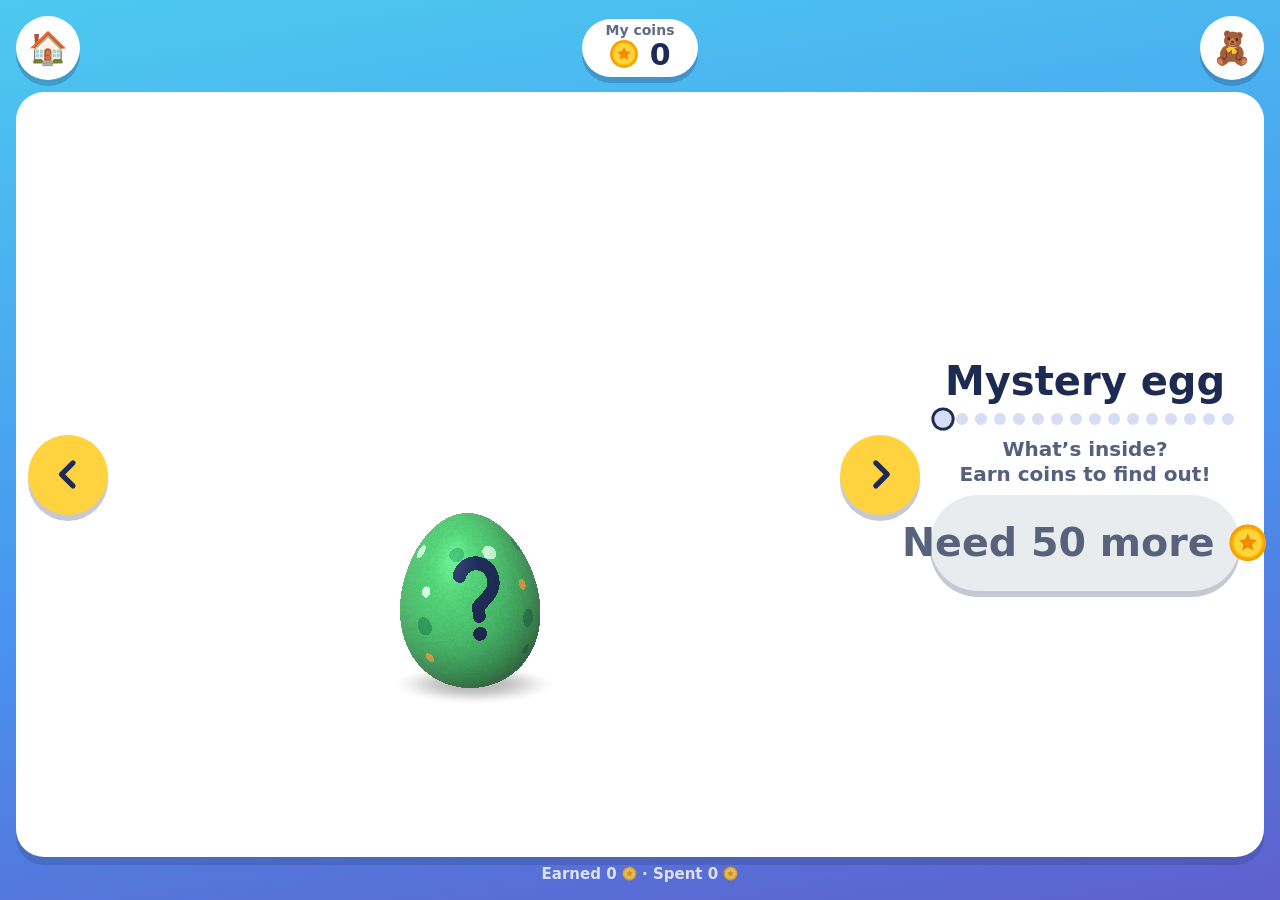
<file: store/index.html>
<!doctype html>
<html lang="en">
<head>
  <meta charset="utf-8">
  <meta name="viewport" content="width=device-width, initial-scale=1, viewport-fit=cover">
  <meta name="format-detection" content="telephone=no">
  <meta name="theme-color" content="#4cc9f0">
  <meta name="apple-mobile-web-app-capable" content="yes">
  <meta name="apple-mobile-web-app-status-bar-style" content="black-translucent">
  <meta name="apple-mobile-web-app-title" content="Zoe's Games">
  <title>Squishy Store · Zoe's Games</title>
  <link rel="manifest" href="../manifest.webmanifest">
  <link rel="apple-touch-icon" href="../icons/apple-touch-icon.png">
  <link rel="icon" href="../icons/icon-192.png">
  <link rel="stylesheet" href="../shared/base.css?v=0.8.10">
  <style>
    .purse {
      display: flex;
      flex-direction: column;
      align-items: center;
      padding: 4px 24px 6px;
      border-radius: 999px;
      background: var(--white);
      color: var(--ink);
      box-shadow: var(--shadow);
      line-height: 1.1;
      white-space: nowrap;
    }

    .purse-label {
      font-size: 14px;
      font-weight: 800;
      opacity: 0.7;
    }

    .purse-value {
      font-size: 30px;
      font-weight: 900;
    }

    .purse.is-paid {
      animation: pop 0.5s ease;
    }

    /* One squishy at a time, as big as fits, with arrows to the others.
       Landscape puts the name and buy button beside it. */
    .stage {
      flex: 1;
      min-height: 0;
      display: flex;
      flex-direction: column;
      gap: 10px;
      margin-top: 12px;
      padding: 12px 12px 18px;
      text-align: center;
    }

    @media (orientation: landscape) {
      .stage {
        flex-direction: row;
        padding: 12px 24px 12px 12px;
      }
    }

    /* The arrows float over the view's edges, so the squishy gets the whole
       width, with room to squash wide and stretch tall. */
    .stage-row {
      flex: 1;
      min-width: 0;
      min-height: 0;
      position: relative;
      display: flex;
    }

    /* The canvas sits in a box and never sizes itself, so drawing at the
       box's size can't make the box grow. */
    .canvas-box {
      flex: 1;
      min-width: 0;
      align-self: stretch;
      position: relative;
    }

    .stage-canvas,
    .stage-fallback {
      position: absolute;
      top: 0;
      left: 0;
      width: 100%;
      height: 100%;
    }

    .stage-canvas {
      touch-action: none;
      cursor: grab;
    }

    .stage-fallback {
      display: flex;
      align-items: center;
      justify-content: center;
      font-size: 160px;
    }

    .arrow {
      position: absolute;
      z-index: 1;
      top: 50%;
      width: 80px;
      height: 80px;
      margin-top: -40px;
      padding: 0;
      border-radius: 50%;
    }

    #prev {
      left: 0;
    }

    #next {
      right: 0;
    }

    .arrow svg {
      width: 46%;
      height: 46%;
    }

    .info {
      flex: none;
      display: flex;
      flex-direction: column;
      align-items: center;
      justify-content: center;
      gap: 8px;
    }

    @media (orientation: landscape) {
      .info {
        width: 310px;
      }
    }

    .stage-name {
      font-size: 40px;
      font-weight: 900;
      line-height: 1.1;
    }

    /* Which squishy this is: one dot each; owned ones are gold. They wrap
       onto a second line where there isn't room for one. */
    .dots {
      display: flex;
      flex-wrap: wrap;
      justify-content: center;
      gap: 7px;
      margin: 2px 0 4px;
    }

    .dot {
      width: 12px;
      height: 12px;
      border-radius: 50%;
      background: #d6ddf5;
      transition: transform 0.2s ease;
    }

    .dot.is-owned {
      background: var(--sun);
    }

    .dot.is-here {
      transform: scale(1.45);
      box-shadow: 0 0 0 2px var(--ink);
    }

    .stage-hint {
      min-height: 1.3em;
      font-size: 20px;
      opacity: 0.75;
    }

    .stage-hint span {
      display: inline-block;
    }

    .buy {
      width: 100%;
      font-size: clamp(28px, 4.4vmin, 40px);
      white-space: nowrap;
    }

    .buy.is-short {
      background: #e9ecef;
      color: #59627d;
    }

    .buy.is-owned {
      background: var(--good-bg);
      color: var(--good);
    }

    .buy.is-nudged {
      animation: wiggle 0.45s ease;
    }

    /* Phone-sized screens: smaller arrows and name. */
    @media (max-width: 500px) {
      .arrow {
        width: var(--tap);
        height: var(--tap);
        margin-top: calc(var(--tap) / -2);
      }

      .stage-name {
        font-size: 32px;
      }

      /* Room for the two-line hint, so the view doesn't jump when it changes. */
      .stage-hint {
        min-height: 2.6em;
      }
    }

    .ledger {
      margin-top: 8px;
      font-size: 15px;
      text-align: center;
      opacity: 0.8;
    }
  </style>
</head>
<body ontouchstart="">
  <div class="page fit">
    <header class="topbar">
      <a class="btn btn-icon" href="../" aria-label="Home">🏠</a>
      <div class="purse" id="purse">
        <span class="purse-label">My coins</span>
        <span class="purse-value" id="balance"></span>
      </div>
      <a class="btn btn-icon" href="shelf.html" aria-label="My shelf">🧸</a>
    </header>

    <main class="card stage">
      <div class="stage-row">
        <button type="button" class="btn arrow" id="prev" aria-label="Previous squishy">
          <svg viewBox="0 0 24 24" aria-hidden="true" fill="none" stroke="currentColor" stroke-width="3.4"
            stroke-linecap="round" stroke-linejoin="round"><path d="M15 4.5L7.5 12 15 19.5"/></svg>
        </button>
        <div class="canvas-box">
          <canvas class="stage-canvas" id="stage" aria-hidden="true"></canvas>
        </div>
        <button type="button" class="btn arrow" id="next" aria-label="Next squishy">
          <svg viewBox="0 0 24 24" aria-hidden="true" fill="none" stroke="currentColor" stroke-width="3.4"
            stroke-linecap="round" stroke-linejoin="round"><path d="M9 4.5l7.5 7.5L9 19.5"/></svg>
        </button>
      </div>
      <div class="info">
        <p class="stage-name" id="stage-name"></p>
        <div class="dots" id="dots" aria-hidden="true"></div>
        <p class="stage-hint" id="stage-hint"></p>
        <button type="button" class="btn btn-big buy" id="buy"></button>
      </div>
    </main>
    <p class="ledger" id="ledger"></p>
  </div>

  <script type="module" src="store.js?v=0.8.10"></script>
</body>
</html>
</file>
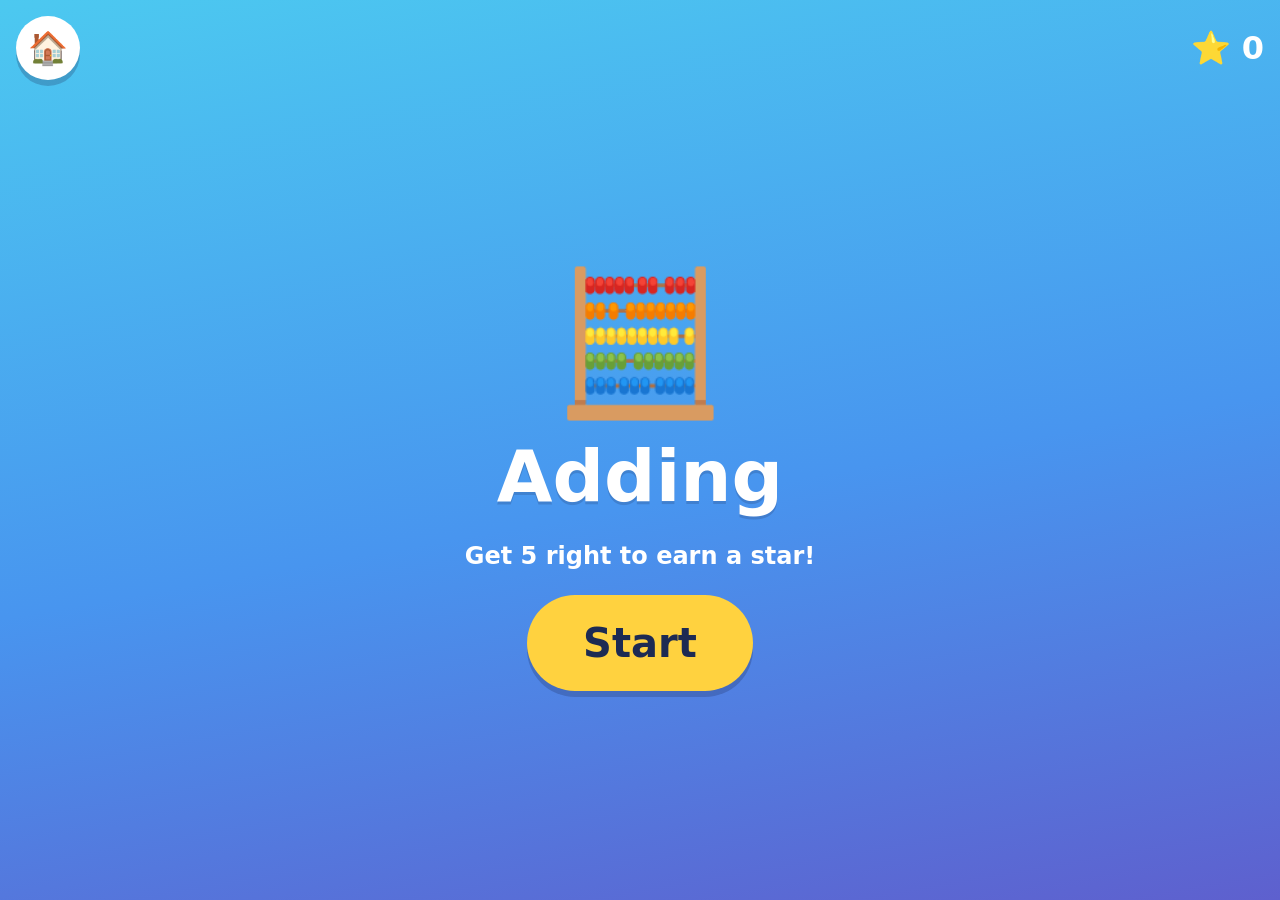
<file: template/index.html>
<!doctype html>
<html lang="en">
<head>
  <meta charset="utf-8">
  <meta name="viewport" content="width=device-width, initial-scale=1, viewport-fit=cover">
  <meta name="format-detection" content="telephone=no">
  <meta name="theme-color" content="#4cc9f0">
  <meta name="apple-mobile-web-app-capable" content="yes">
  <meta name="apple-mobile-web-app-status-bar-style" content="black-translucent">
  <meta name="apple-mobile-web-app-title" content="Zoe's Games">
  <title>Adding · Zoe's Games</title>
  <link rel="manifest" href="../manifest.webmanifest">
  <link rel="apple-touch-icon" href="../icons/apple-touch-icon.png">
  <link rel="icon" href="../icons/icon-192.png">
  <link rel="stylesheet" href="../shared/base.css?v=0.8.10">
  <style>
    .dots {
      display: flex;
      gap: 12px;
    }

    .dot {
      width: 26px;
      height: 26px;
      border-radius: 50%;
      background: rgba(255, 255, 255, 0.35);
    }

    .dot.on {
      background: var(--sun);
      box-shadow: 0 3px 0 rgba(29, 43, 83, 0.2);
      animation: pop 0.35s ease;
    }

    .star-count {
      min-width: var(--tap);
      font-size: 32px;
      font-weight: 800;
      text-align: right;
      white-space: nowrap;
    }

    .play {
      justify-content: space-evenly;
    }

    .problem-card {
      display: flex;
      flex-direction: column;
      align-items: center;
      gap: 12px;
      padding: 28px 40px 20px;
    }

    .problem {
      display: flex;
      align-items: center;
      gap: 0.25em;
      font-size: clamp(56px, 11vmin, 120px);
      font-weight: 800;
      line-height: 1;
      white-space: nowrap;
    }

    .message {
      min-height: 1.3em;
      font-size: 30px;
      font-weight: 800;
    }

    .message.good { color: var(--good); }
    .message.oops { color: var(--oops); }

    @media (orientation: landscape) {
      .play {
        flex-direction: row;
      }
    }
  </style>
</head>
<body ontouchstart="">
  <div class="page fit">
    <header class="topbar">
      <a class="btn btn-icon" href="../" aria-label="Home">🏠</a>
      <div class="dots" id="dots" aria-hidden="true"></div>
      <div class="star-count" id="star-count"></div>
    </header>

    <section class="screen" id="start">
      <div class="big-emoji">🧮</div>
      <h1>Adding</h1>
      <p id="goal"></p>
      <button type="button" class="btn btn-big" id="start-button">Start</button>
    </section>

    <section class="screen play" id="play" hidden>
      <div class="card problem-card">
        <div class="problem"><span id="question"></span><span id="answer"></span></div>
        <p class="message" id="message"></p>
      </div>
      <div id="keypad"></div>
    </section>

    <section class="screen" id="done" hidden>
      <div class="big-emoji">🏆</div>
      <h1>You did it!</h1>
      <p id="done-text"></p>
      <button type="button" class="btn btn-big" id="again-button">Play again</button>
    </section>
  </div>

  <script type="module" src="game.js?v=0.8.10"></script>
</body>
</html>
</file>
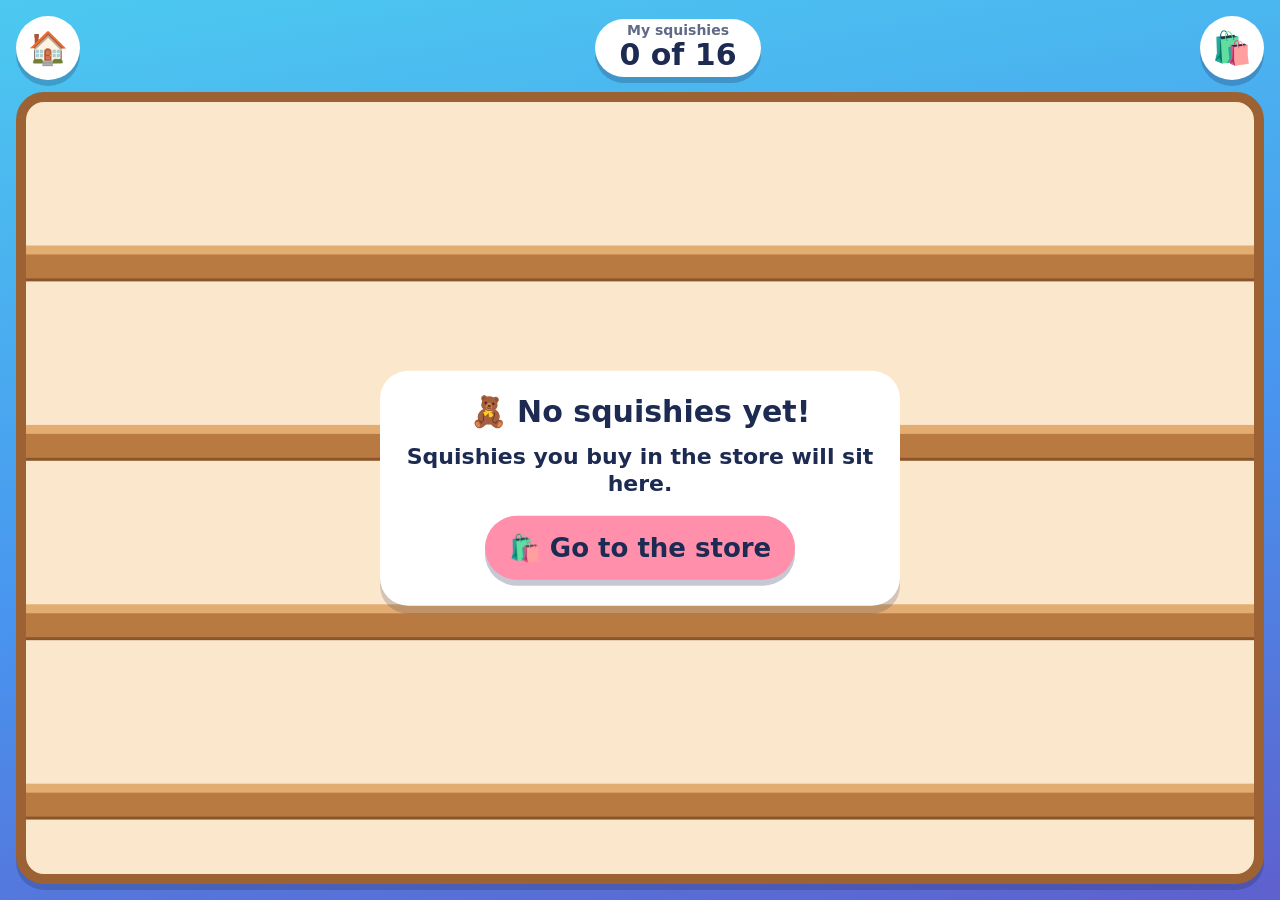
<file: store/shelf.html>
<!doctype html>
<html lang="en">
<head>
  <meta charset="utf-8">
  <meta name="viewport" content="width=device-width, initial-scale=1, viewport-fit=cover">
  <meta name="format-detection" content="telephone=no">
  <meta name="theme-color" content="#4cc9f0">
  <meta name="apple-mobile-web-app-capable" content="yes">
  <meta name="apple-mobile-web-app-status-bar-style" content="black-translucent">
  <meta name="apple-mobile-web-app-title" content="Zoe's Games">
  <title>My Shelf · Zoe's Games</title>
  <link rel="manifest" href="../manifest.webmanifest">
  <link rel="apple-touch-icon" href="../icons/apple-touch-icon.png">
  <link rel="icon" href="../icons/icon-192.png">
  <link rel="stylesheet" href="../shared/base.css?v=0.8.10">
  <style>
    /* The buttons on each side of the top bar, as wide on the left as on
       the right, so the count stays in the middle. */
    .topbar-side {
      display: flex;
      gap: 12px;
    }

    .topbar-spacer {
      width: var(--tap);
    }

    /* How many she has, in the middle of the top bar. */
    .count {
      display: flex;
      flex-direction: column;
      align-items: center;
      padding: 4px 24px 6px;
      border-radius: 999px;
      background: var(--white);
      color: var(--ink);
      box-shadow: var(--shadow);
      line-height: 1.1;
      white-space: nowrap;
    }

    .count-label {
      font-size: 14px;
      font-weight: 800;
      opacity: 0.7;
    }

    .count-value {
      font-size: 30px;
      font-weight: 900;
    }

    /* Phone-sized screens: a smaller count, off center, so it all fits. */
    @media (max-width: 500px) {
      .topbar-spacer {
        display: none;
      }

      .count {
        padding: 4px 14px 6px;
      }

      .count-value {
        font-size: 24px;
      }
    }

    /* A bookcase: a wooden frame around the shelves, which scroll when
       there are more than fit. */
    .case {
      flex: 1;
      min-height: 0;
      position: relative;
      margin-top: 12px;
      overflow-y: auto;
      -webkit-overflow-scrolling: touch;
      border: 10px solid #9c6233;
      border-radius: var(--radius);
      background: #fbe7cc;
      box-shadow: var(--shadow);
    }

    /* A spot for each squishy, in rows, with a plank under every row: the
       planks repeat down the background, one per row, so they go all the
       way across, and empty shelves fill the rest of the bookcase. A row
       fits a picture (sized in shelf.js) above its plank. */
    .shelves {
      --spot: clamp(94px, 21vmin, 170px);
      --row: calc(var(--spot) * 0.82 + 40px);
      min-height: 100%;
      display: grid;
      grid-template-columns: repeat(auto-fill, var(--spot));
      grid-auto-rows: var(--row);
      justify-content: center;
      column-gap: 10px;
      padding: 0 10px;
      background: linear-gradient(to bottom,
        transparent 0, transparent calc(var(--row) - 36px),
        #e3ac70 calc(var(--row) - 36px), #e3ac70 calc(var(--row) - 27px),
        #b97a42 calc(var(--row) - 27px), #b97a42 calc(var(--row) - 3px),
        #8a5529 calc(var(--row) - 3px), #8a5529 100%) 0 0 / 100% var(--row);
    }

    .spot {
      -webkit-appearance: none;
      appearance: none;
      position: relative;
      margin: 0;
      padding: 0;
      border: 0;
      background: none;
      color: inherit;
      font: inherit;
    }

    /* The squishy, standing on the plank's top. */
    .spot-picture {
      position: absolute;
      bottom: 32px;
    }

    /* Stands in until the 3D picture is drawn. */
    .spot-emoji {
      position: absolute;
      left: 0;
      right: 0;
      bottom: 38px;
      font-size: calc(var(--spot) * 0.34);
      line-height: 1;
      text-align: center;
    }

    .spot-emoji.is-bounced {
      animation: pop 0.5s ease;
    }

    /* Its name, on the front of the plank. */
    .spot-name {
      position: absolute;
      left: -5px;
      right: -5px;
      bottom: 6px;
      overflow: hidden;
      color: var(--white);
      font-size: 15px;
      font-weight: 800;
      line-height: 18px;
      text-align: center;
      text-overflow: ellipsis;
      text-shadow: 0 1px 0 rgba(0, 0, 0, 0.35);
      white-space: nowrap;
    }

    /* Nothing on the shelves yet. */
    .empty {
      position: absolute;
      top: 50%;
      left: 50%;
      width: min(90%, 520px);
      display: flex;
      flex-direction: column;
      align-items: center;
      gap: 12px;
      padding: 22px 24px 26px;
      font-size: 22px;
      text-align: center;
      transform: translate(-50%, -50%);
    }

    .empty-title {
      font-size: 30px;
      font-weight: 900;
    }

    .empty-store {
      margin-top: 6px;
      padding: 0 0.9em;
      background: #ff8fab;
      font-size: 26px;
      white-space: nowrap;
    }

    /* Fun mode: the monkey maze (maze.js) fills the bookcase instead. */
    .case.is-fun {
      overflow: hidden;
    }

    .maze {
      position: absolute;
      top: 0;
      left: 0;
      width: 100%;
      height: 100%;
    }

    /* The 3D view draws each picture here, off screen, at a spot's size. */
    .lens {
      position: fixed;
      top: 0;
      left: -10000px;
    }
  </style>
</head>
<body ontouchstart="">
  <div class="page fit">
    <header class="topbar">
      <div class="topbar-side">
        <a class="btn btn-icon" href="../" aria-label="Home">🏠</a>
        <span class="topbar-spacer"></span>
      </div>
      <div class="count">
        <span class="count-label">My squishies</span>
        <span class="count-value" id="count"></span>
      </div>
      <div class="topbar-side">
        <button type="button" class="btn btn-icon" id="fun" aria-label="Monkey maze">🐒</button>
        <a class="btn btn-icon" href="./" aria-label="Store">🛍️</a>
      </div>
    </header>

    <main class="case" id="case">
      <div class="shelves" id="shelves"></div>
      <canvas class="maze" id="maze" hidden></canvas>
      <div class="card empty" id="empty" hidden>
        <p class="empty-title">🧸 No squishies yet!</p>
        <p>Squishies you buy in the store will sit here.</p>
        <a class="btn empty-store" href="./">🛍️ Go to the store</a>
      </div>
    </main>
  </div>
  <canvas class="lens" id="lens" aria-hidden="true"></canvas>

  <script type="module" src="shelf.js?v=0.8.10"></script>
</body>
</html>
</file>
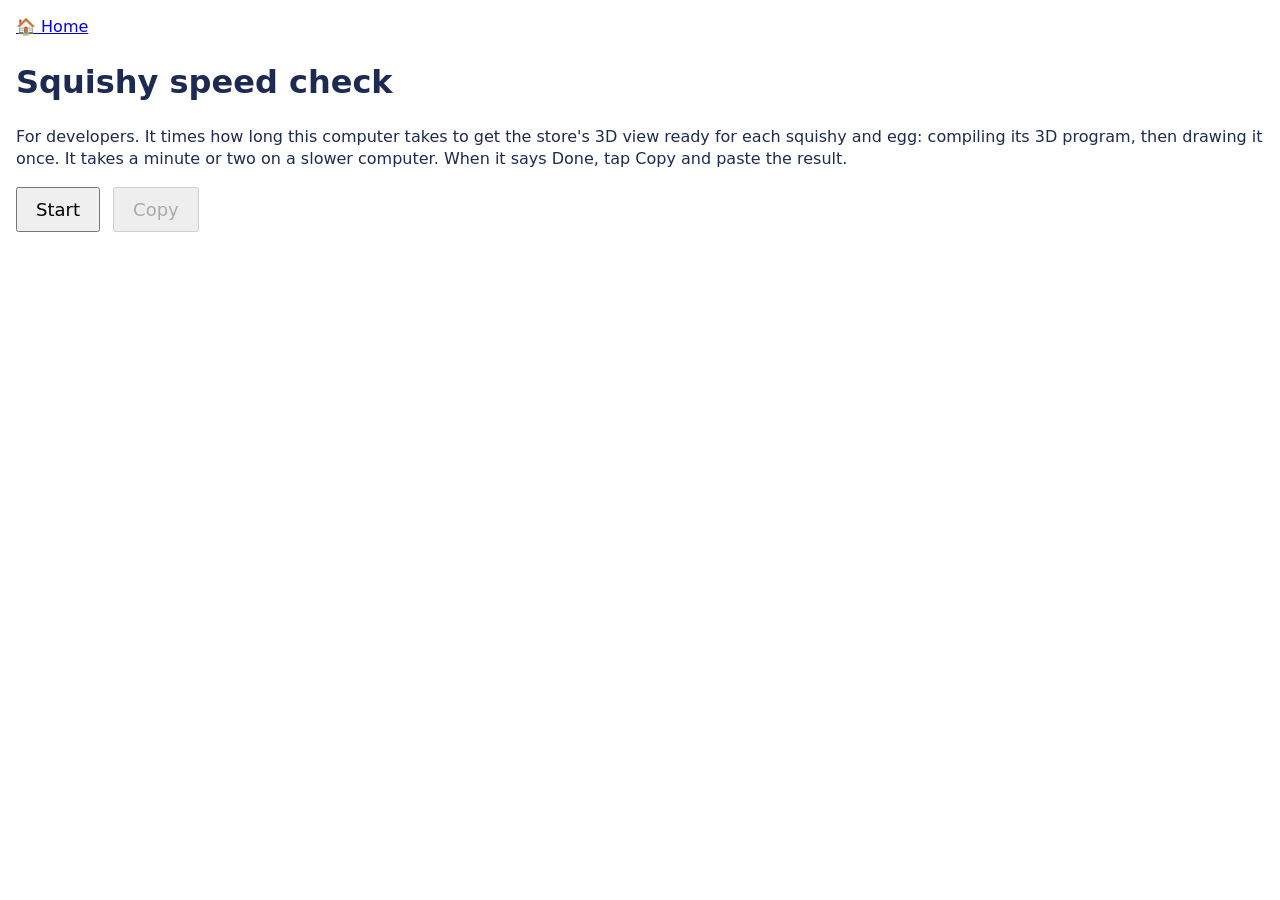
<file: store/speed-check.html>
<!doctype html>
<html lang="en">
<head>
  <meta charset="utf-8">
  <meta name="viewport" content="width=device-width, initial-scale=1">
  <title>Squishy speed check</title>
  <style>
    body {
      margin: 16px;
      font: 16px/1.4 -apple-system, system-ui, sans-serif;
      color: #1d2b53;
    }

    button {
      font: inherit;
      font-size: 18px;
      padding: 8px 18px;
      margin-right: 8px;
    }

    pre {
      white-space: pre-wrap;
    }

    canvas {
      display: block;
      width: 300px;
      height: 250px;
    }
  </style>
</head>
<body>
  <p><a href="../">🏠 Home</a></p>
  <h1>Squishy speed check</h1>
  <p>
    For developers. It times how long this computer takes to get the
    store's 3D view ready for each squishy and egg: compiling its 3D
    program, then drawing it once. It takes a minute or two on a slower
    computer. When it says Done, tap Copy and paste the result.
  </p>
  <button type="button" id="start">Start</button>
  <button type="button" id="copy" disabled>Copy</button>
  <pre id="out"></pre>

  <script type="module">
    import { VERSION } from '../version.js?v=0.8.10';
    import { ITEMS } from './items.js?v=0.8.10';

    const out = document.getElementById('out');
    const lines = [];
    const OCCLUSION = "  'float occlusion(vec3 p, vec3 n) {',";

    function log(line) {
      lines.push(line);
      out.textContent = lines.join('\n');
    }

    function pause(ms) {
      return new Promise(function (resolve) {
        setTimeout(resolve, ms);
      });
    }

    function seconds(ms) {
      return (ms / 1000).toFixed(2) + ' s';
    }

    // squishy.js with programs no cache has seen, and for the experiment,
    // without crease shading.
    async function module(variant) {
      let src = await (await fetch('./squishy.js?check=' + Date.now())).text();
      if (src.indexOf(OCCLUSION) < 0) throw new Error('squishy.js has changed');
      src = src.replace('const float FLOOR = -0.86;', 'const float FLOOR = -0.86000' + Math.floor(Math.random() * 1e6) + ';');
      if (variant === 'no crease shading') {
        src = src.replace(OCCLUSION, "  'float occlusion(vec3 p, vec3 n) { return 1.0; }',\n  'float unused(vec3 p, vec3 n) {',");
      }
      return import(URL.createObjectURL(new Blob([src], { type: 'text/javascript' })));
    }

    function graphics() {
      const gl = document.createElement('canvas').getContext('webgl');
      if (!gl) return 'no WebGL';
      const info = gl.getExtension('WEBGL_debug_renderer_info');
      const name = info ? gl.getParameter(info.UNMASKED_RENDERER_WEBGL) : gl.getParameter(gl.RENDERER);
      const fast = !!document.createElement('canvas').getContext('webgl', { failIfMajorPerformanceCaveat: true });
      const background = !!gl.getExtension('KHR_parallel_shader_compile');
      return name + ' | ' + (fast ? 'hardware' : 'SOFTWARE') + ' | ' +
        (background ? 'background compiling' : 'no background compiling');
    }

    // Compiles one look's program, and draws it once.
    async function time(view, gl, name, look) {
      const started = performance.now();
      let longest = 0;
      let last = started;
      while (view.status(look) === 'compiling') {
        await pause(50);
        const now = performance.now();
        longest = Math.max(longest, now - last);
        last = now;
      }
      const compiled = performance.now();
      if (view.status(look) === 'failed') {
        log(name + ': FAILED');
        return;
      }
      view.draw(look, { angle: 0.5, squish: 0 });
      gl.readPixels(0, 0, 1, 1, gl.RGBA, gl.UNSIGNED_BYTE, new Uint8Array(4));
      log(name + ': ' + seconds(compiled - started) + (longest > 200 ? ' (page froze up to ' + seconds(longest) + ')' : '') +
        ', first picture ' + seconds(performance.now() - compiled));
    }

    async function run(variant, looks) {
      const mod = await module(variant);
      const canvas = document.createElement('canvas');
      document.body.appendChild(canvas);
      const view = mod.createSquishy(canvas, { maxRatio: 1 });
      if (!view) {
        log('no WebGL');
        return;
      }
      const gl = canvas.getContext('webgl');
      for (const pair of looks) {
        await pause(100); // shows the last line before the next compile
        await time(view, gl, pair[0], pair[1]);
      }
      const lose = gl.getExtension('WEBGL_lose_context');
      if (lose) lose.loseContext();
      canvas.remove();
    }

    document.getElementById('start').addEventListener('click', async function () {
      this.disabled = true;
      lines.length = 0;
      log('Version ' + VERSION + ' | ' + navigator.userAgent);
      log('Graphics: ' + graphics());
      log('Compiling each squishy, then eggs:');
      try {
        const looks = ITEMS.map(function (item) {
          return [item.name, item.look];
        });
        looks.push(['egg', { egg: true, body: '#4cc26e' }]);
        looks.push(['egg with stars', { egg: true, body: '#5f3dc4', stars: true }]);
        looks.push(['egg with sunglasses', { egg: true, body: '#3b2f63', glasses: 'sun' }]);
        looks.push(['cube egg', { egg: true, body: '#ffbe55', cube: true }]);
        looks.push(['ball egg', { egg: true, body: '#228be6', sphere: true }]);
        looks.push(['heart egg', { egg: true, body: '#f06595', heart: true, hearts: true }]);
        await run('as in the store', looks);
        const party = ITEMS.filter(function (item) {
          return item.id === 'party';
        })[0];
        log('Experiment:');
        await run('no crease shading', [['Party Puff without crease shading', party.look]]);
        log('Done');
      } catch (e) {
        log('Error: ' + e.message);
      }
      document.getElementById('copy').disabled = false;
    });

    document.getElementById('copy').addEventListener('click', function () {
      const text = lines.join('\n');
      if (navigator.clipboard && window.isSecureContext) {
        navigator.clipboard.writeText(text).then(function () {
          log('(Copied)');
        });
      } else { // select it, for Ctrl+C
        const range = document.createRange();
        range.selectNodeContents(out);
        window.getSelection().removeAllRanges();
        window.getSelection().addRange(range);
      }
    });
  </script>
</body>
</html>
</file>
<file: shared/base.css>
/*
  Shared styles for every page: layout, type, buttons, keypad, iPad fixes.

  A page is one .page element. The launcher's .page grows and scrolls; game
  pages add .fit to stay exactly one screen tall. Text on the colored
  background is white. Light surfaces (cards, buttons, keys, tiles) set
  their own dark --ink text.

  Nothing depends on hover: touch has none. Press feedback uses :active,
  which iOS applies only when the page has a touch listener, so every page's
  <body> has ontouchstart="".
*/

:root {
  --sky: #4cc9f0;
  --blue: #4895ef;
  --violet: #5e60ce;
  --sun: #ffd23f;
  --orange: #ff9f1c;
  --pink: #ff8fab;
  --green: #2bb673;
  --ink: #1d2b53;
  --white: #ffffff;

  --good: #1b8a4b; /* right answer */
  --good-bg: #d3f9d8;
  --oops: #c25e00; /* wrong answer: a gentle orange, never red */
  --oops-bg: #ffe8cc;

  --bg: linear-gradient(170deg, var(--sky) 0%, var(--blue) 55%, var(--violet) 100%);
  --font: ui-rounded, "SF Pro Rounded", "Arial Rounded MT Bold", system-ui, -apple-system,
    "Segoe UI", Roboto, sans-serif;

  --tap: 64px; /* smallest tap target */
  --key: clamp(72px, min(12vw, 11vh), 112px); /* keypad key; never below 72px */
  --gap: 16px;
  --radius: 28px;
  --shadow: 0 6px 0 rgba(29, 43, 83, 0.25);
  --shadow-pressed: 0 2px 0 rgba(29, 43, 83, 0.25);
}

*,
*::before,
*::after {
  box-sizing: border-box;
}

html {
  height: 100%;
  background: var(--violet); /* the gradient's bottom color, for any strip below the page */
  -webkit-text-size-adjust: 100%;
  text-size-adjust: 100%;
  -webkit-tap-highlight-color: transparent; /* no gray flash on tap */
  touch-action: manipulation; /* no double-tap zoom or tap delay */
  overscroll-behavior: none; /* no rubber-band bounce */
}

body {
  min-height: 100%;
  margin: 0;
  background: var(--bg);
  color: var(--white);
  font-family: var(--font);
  font-size: 24px;
  font-weight: 600;
  line-height: 1.25;
  touch-action: manipulation;
  overscroll-behavior: none;
  -webkit-user-select: none; /* no text selection or magnifier */
  user-select: none;
  -webkit-touch-callout: none; /* no long-press menus */
}

a,
img,
svg {
  -webkit-user-drag: none; /* no iPad drag and drop on long press */
}

[hidden] {
  display: none !important;
}

h1,
h2,
p {
  margin: 0;
}

h1 {
  font-size: clamp(44px, 8vmin, 80px);
  font-weight: 900;
  line-height: 1.1;
  text-shadow: 0 3px 0 rgba(29, 43, 83, 0.2);
}

/* Layout */

.page {
  display: flex;
  flex-direction: column;
  min-height: 100vh; /* fallback: dvh needs Safari 15.4 */
  min-height: 100dvh;
  padding: var(--gap);
  padding:
    calc(var(--gap) + env(safe-area-inset-top, 0px))
    calc(var(--gap) + env(safe-area-inset-right, 0px))
    calc(var(--gap) + env(safe-area-inset-bottom, 0px))
    calc(var(--gap) + env(safe-area-inset-left, 0px));
}

.page.fit {
  height: 100vh;
  height: 100dvh;
  overflow: hidden;
}

/* Header row: Home button on the left, status on the right. */
.topbar {
  display: flex;
  align-items: center;
  justify-content: space-between;
  gap: var(--gap);
  min-height: var(--tap);
}

/* One screen of a game (start, play, done). Show one at a time with the
   hidden attribute. */
.screen {
  flex: 1;
  min-height: 0;
  display: flex;
  flex-direction: column;
  align-items: center;
  justify-content: center;
  gap: 24px;
  text-align: center;
}

.card {
  background: var(--white);
  color: var(--ink);
  border-radius: var(--radius);
  padding: 24px 32px;
  box-shadow: 0 8px 0 rgba(29, 43, 83, 0.18);
}

.big-emoji {
  font-size: clamp(80px, 16vmin, 140px);
  line-height: 1;
}

/* Buttons. Use <button type="button"> or <a>; listen for click. */

.btn {
  -webkit-appearance: none;
  appearance: none;
  display: inline-flex;
  align-items: center;
  justify-content: center;
  gap: 0.35em;
  min-width: var(--tap);
  min-height: var(--tap);
  margin: 0;
  padding: 0 1.1em;
  border: 0;
  border-radius: 999px;
  background: var(--sun);
  color: var(--ink);
  font: inherit;
  font-size: 28px;
  font-weight: 800;
  line-height: 1;
  text-decoration: none;
  box-shadow: var(--shadow);
  cursor: pointer;
  touch-action: manipulation;
  transition: transform 0.08s ease, box-shadow 0.08s ease;
}

.btn:active {
  transform: translateY(4px);
  box-shadow: var(--shadow-pressed);
}

.btn-big {
  min-height: 96px;
  padding: 0 1.4em;
  font-size: 40px;
}

/* Round icon button, e.g. Home or mute. */
.btn-icon {
  width: var(--tap);
  padding: 0;
  border-radius: 50%;
  background: var(--white);
  font-size: 32px;
}

.btn-white {
  background: var(--white);
}

.btn-green {
  background: var(--green);
  color: var(--white);
}

/* Keypad (shared/keypad.js) */

.keypad {
  display: grid;
  grid-template-columns: repeat(3, var(--key));
  grid-auto-rows: var(--key);
  gap: 12px;
  justify-content: center;
  touch-action: none; /* no scrolling or zooming from the keys, so presses never get cancelled */
}

.keypad-key {
  -webkit-appearance: none;
  appearance: none;
  display: flex;
  align-items: center;
  justify-content: center;
  margin: 0;
  padding: 0;
  border: 0;
  border-radius: 22px;
  background: var(--white);
  color: var(--ink);
  font: inherit;
  font-size: calc(var(--key) * 0.5);
  font-weight: 800;
  line-height: 1;
  box-shadow: var(--shadow);
  cursor: pointer;
  transition: transform 0.06s ease, box-shadow 0.06s ease;
}

.keypad-key svg {
  width: 50%;
  height: 50%;
}

.keypad-key.is-pressed {
  transform: translateY(4px);
  box-shadow: var(--shadow-pressed);
  background: #e8efff;
}

.keypad-back {
  background: #ffe1b3;
}

.keypad-back.is-pressed {
  background: #ffd08a;
}

.keypad-enter,
.keypad-enter.is-pressed {
  background: var(--green);
  color: var(--white);
}

/* The answer box. Outside the keypad it takes its font size from where it
   sits; inside the keypad it fills the top row. */
.keypad-display {
  display: inline-flex;
  align-items: center;
  justify-content: center;
  min-width: 1.6em;
  height: 1.3em;
  padding: 0 0.2em;
  border: 0.06em solid #d6ddf5;
  border-radius: 0.22em;
  background: var(--white);
  color: var(--ink);
  font-weight: 800;
  font-variant-numeric: tabular-nums;
  line-height: 1;
}

.keypad > .keypad-display {
  grid-column: 1 / -1;
  display: flex;
  height: auto;
  font-size: calc(var(--key) * 0.6);
}

/* Blinking cursor: "type here". Hidden while the keypad is disabled. */
.keypad-display::after {
  content: "";
  width: 0.06em;
  height: 0.8em;
  margin-left: 0.03em;
  border-radius: 0.03em;
  background: var(--blue);
  animation: blink 1.1s steps(1) infinite;
}

.keypad-display.is-disabled::after {
  visibility: hidden;
  animation: none;
}

@keyframes blink {
  50% {
    opacity: 0;
  }
}

/* Answer feedback. Put one of these on the element showing the answer.
   To replay the animation, remove the class, read el.offsetWidth, and add it
   again (see template/game.js). */

.is-correct {
  border-color: var(--good);
  background: var(--good-bg);
  color: var(--good);
  animation: pop 0.35s ease;
}

.is-wrong {
  border-color: var(--oops);
  background: var(--oops-bg);
  color: var(--oops);
  animation: wiggle 0.45s ease;
}

@keyframes pop {
  40% {
    transform: scale(1.18);
  }
}

@keyframes wiggle {
  20% {
    transform: translateX(-0.12em);
  }
  40% {
    transform: translateX(0.12em);
  }
  60% {
    transform: translateX(-0.08em);
  }
  80% {
    transform: translateX(0.08em);
  }
}
</file>
